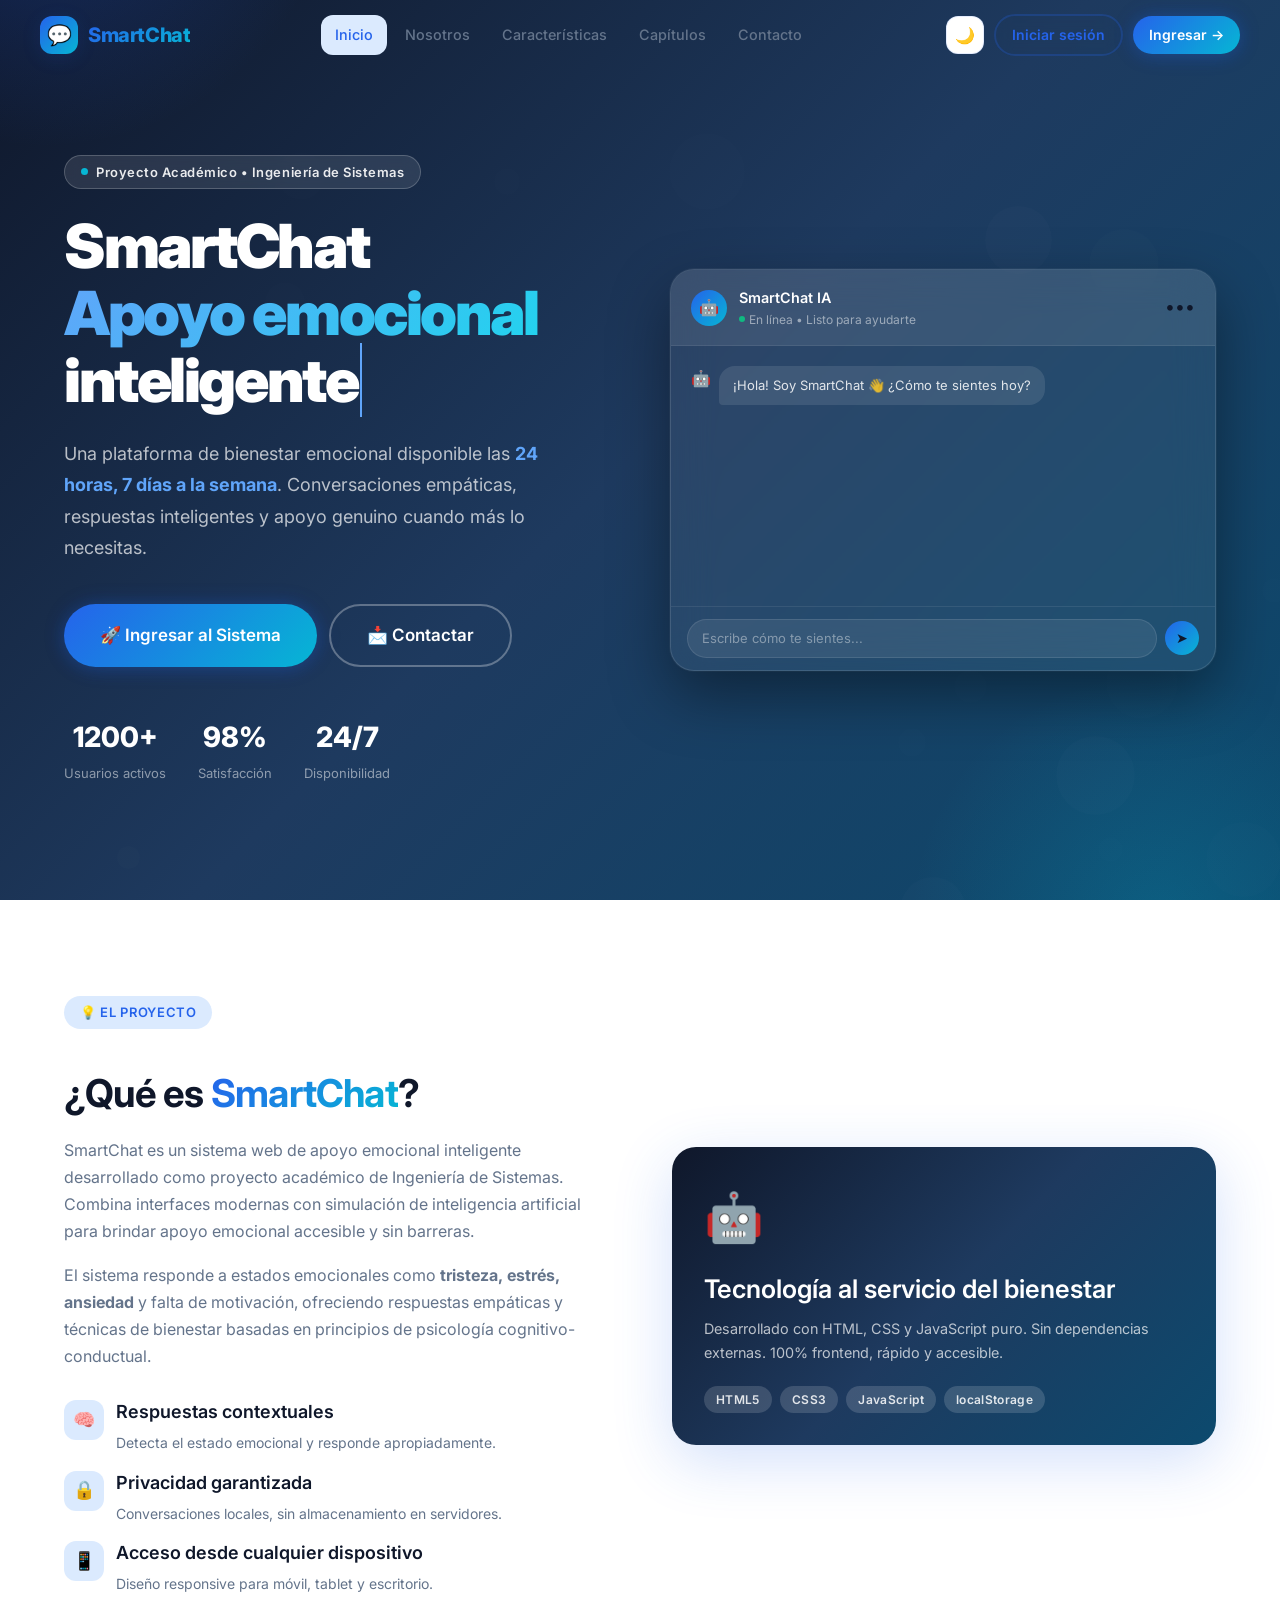
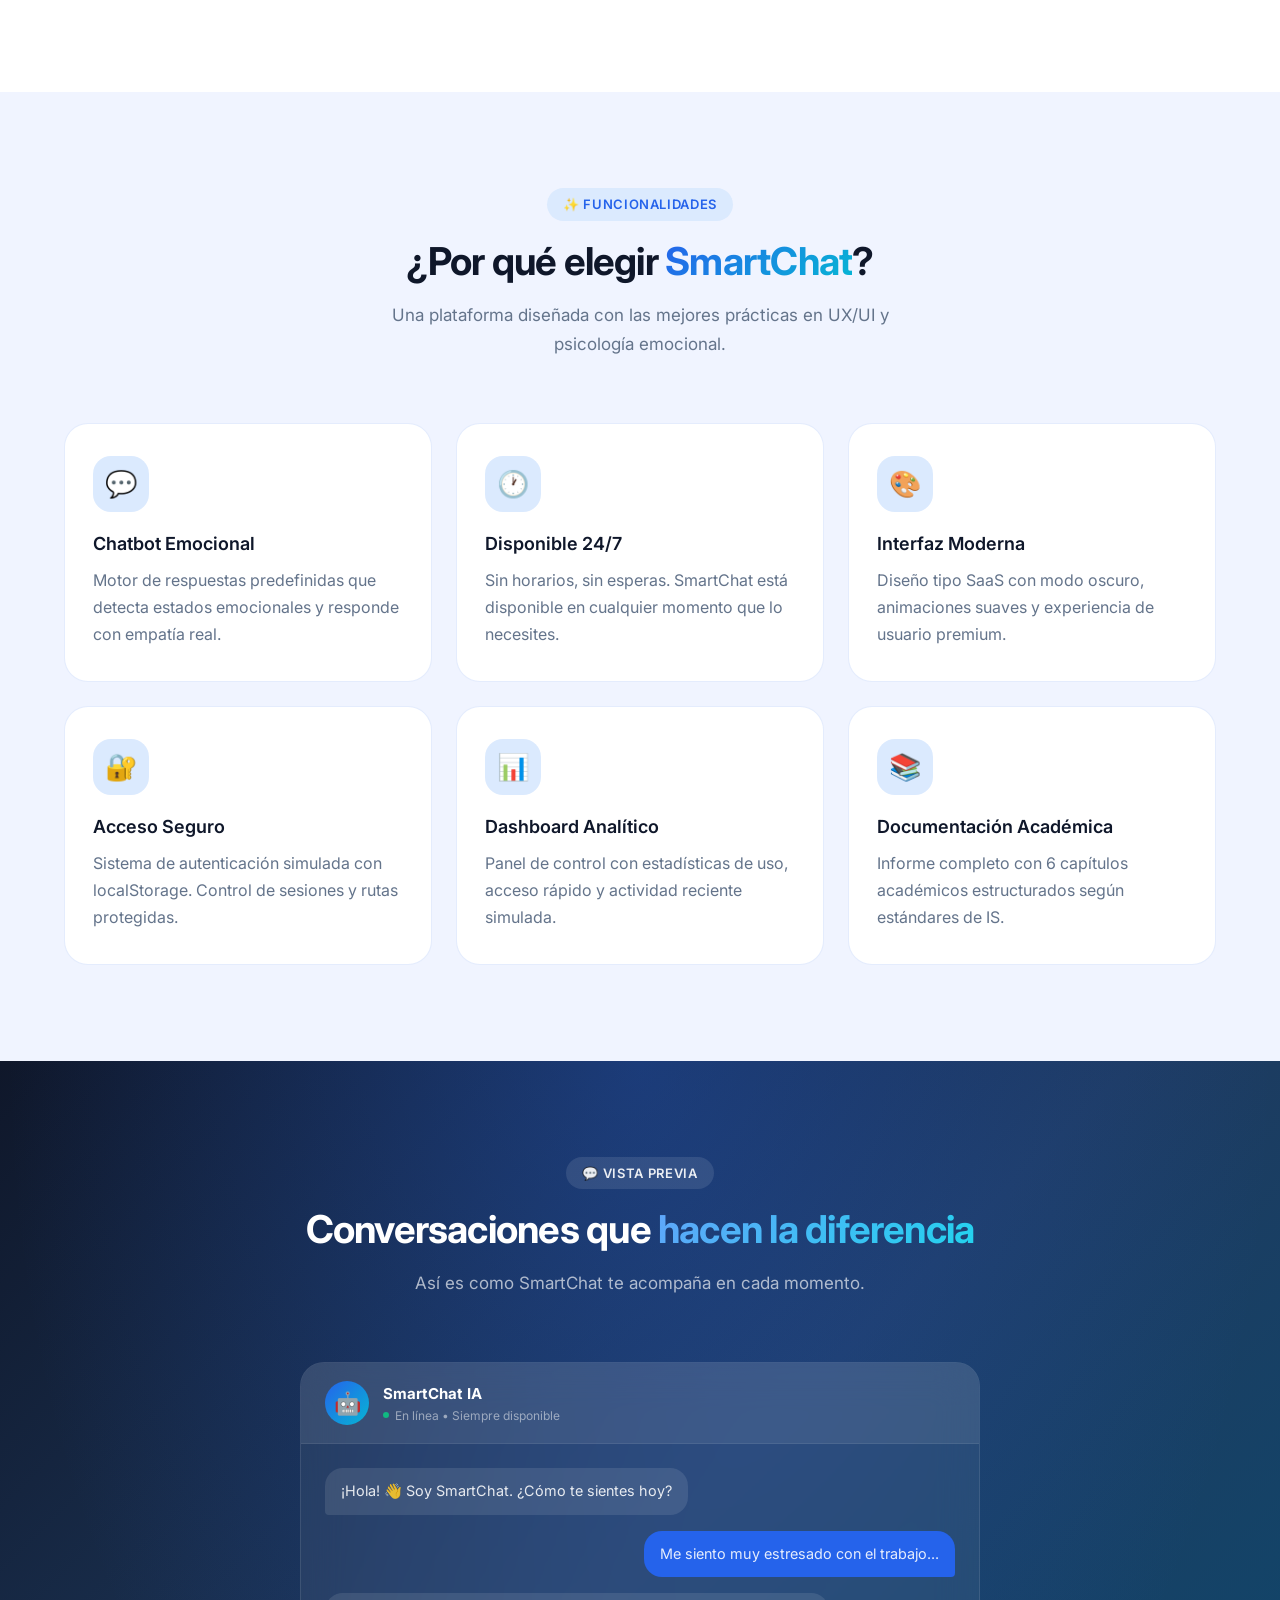
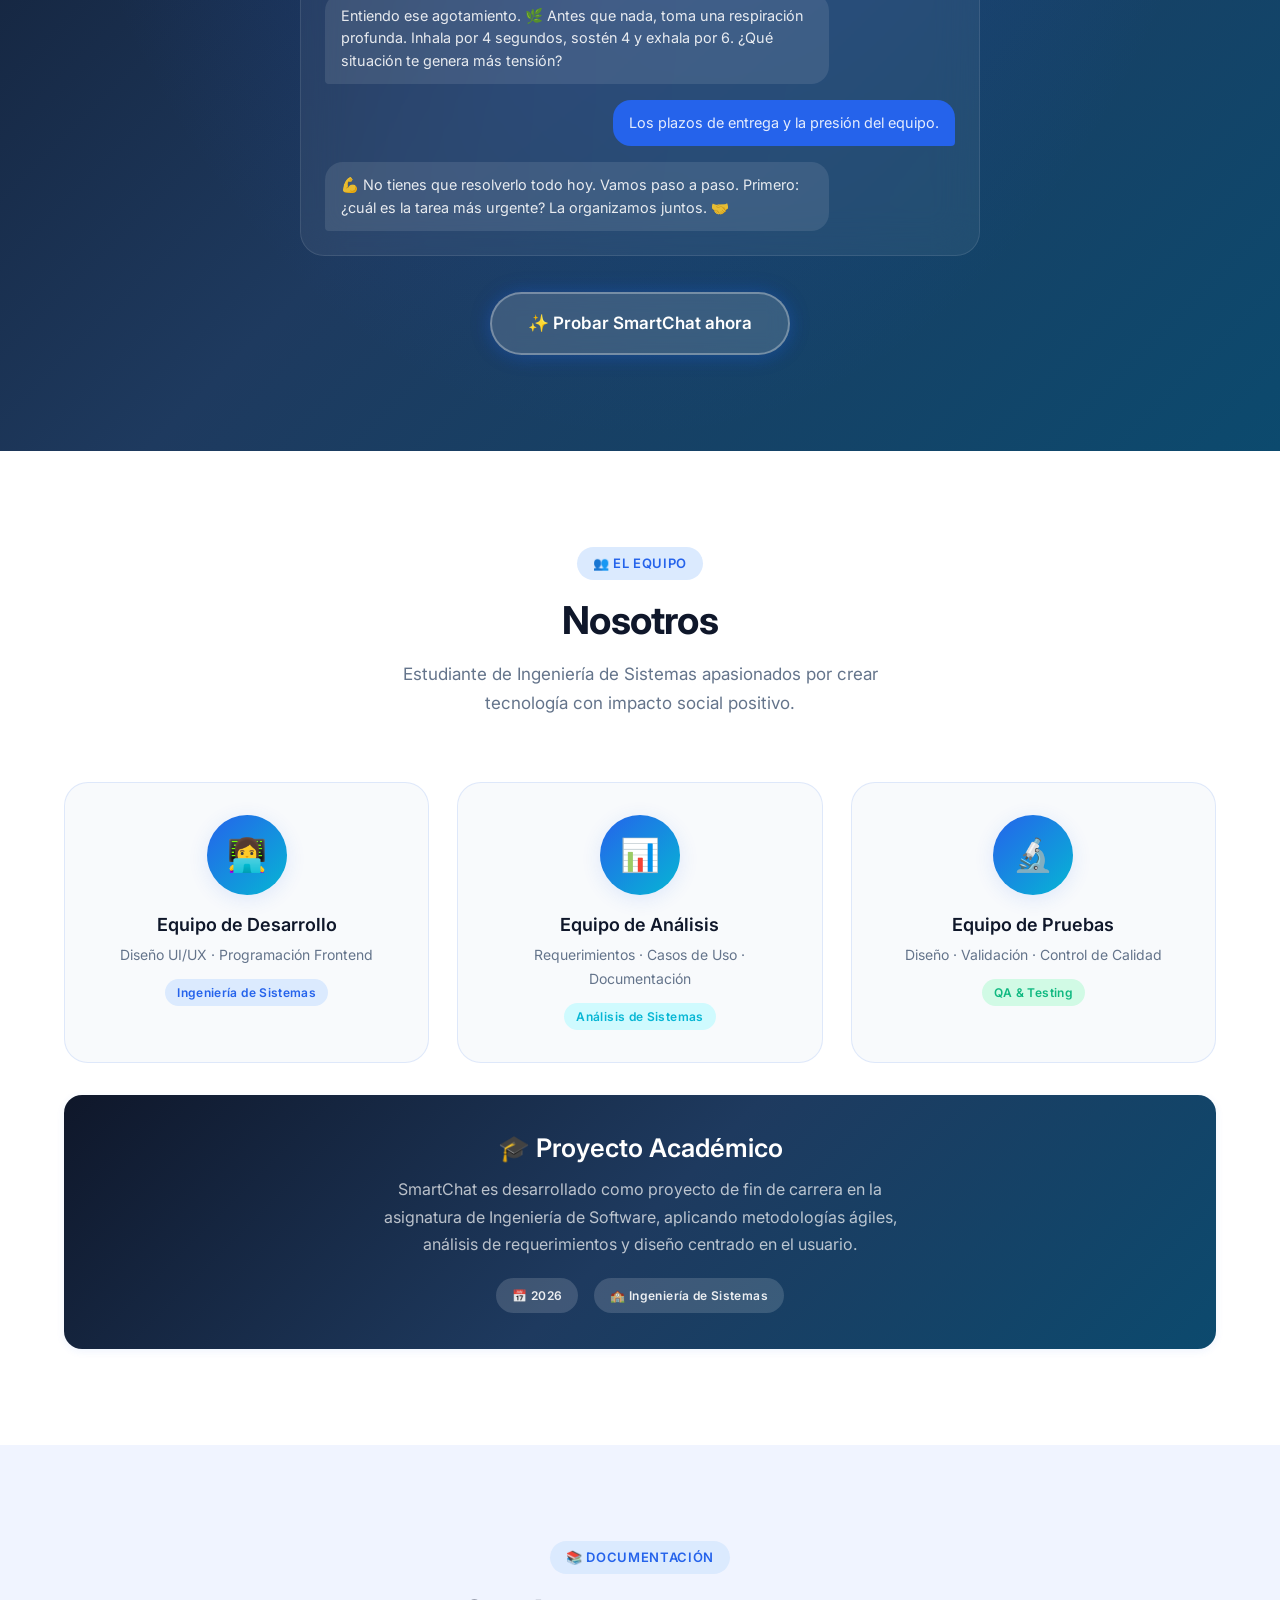
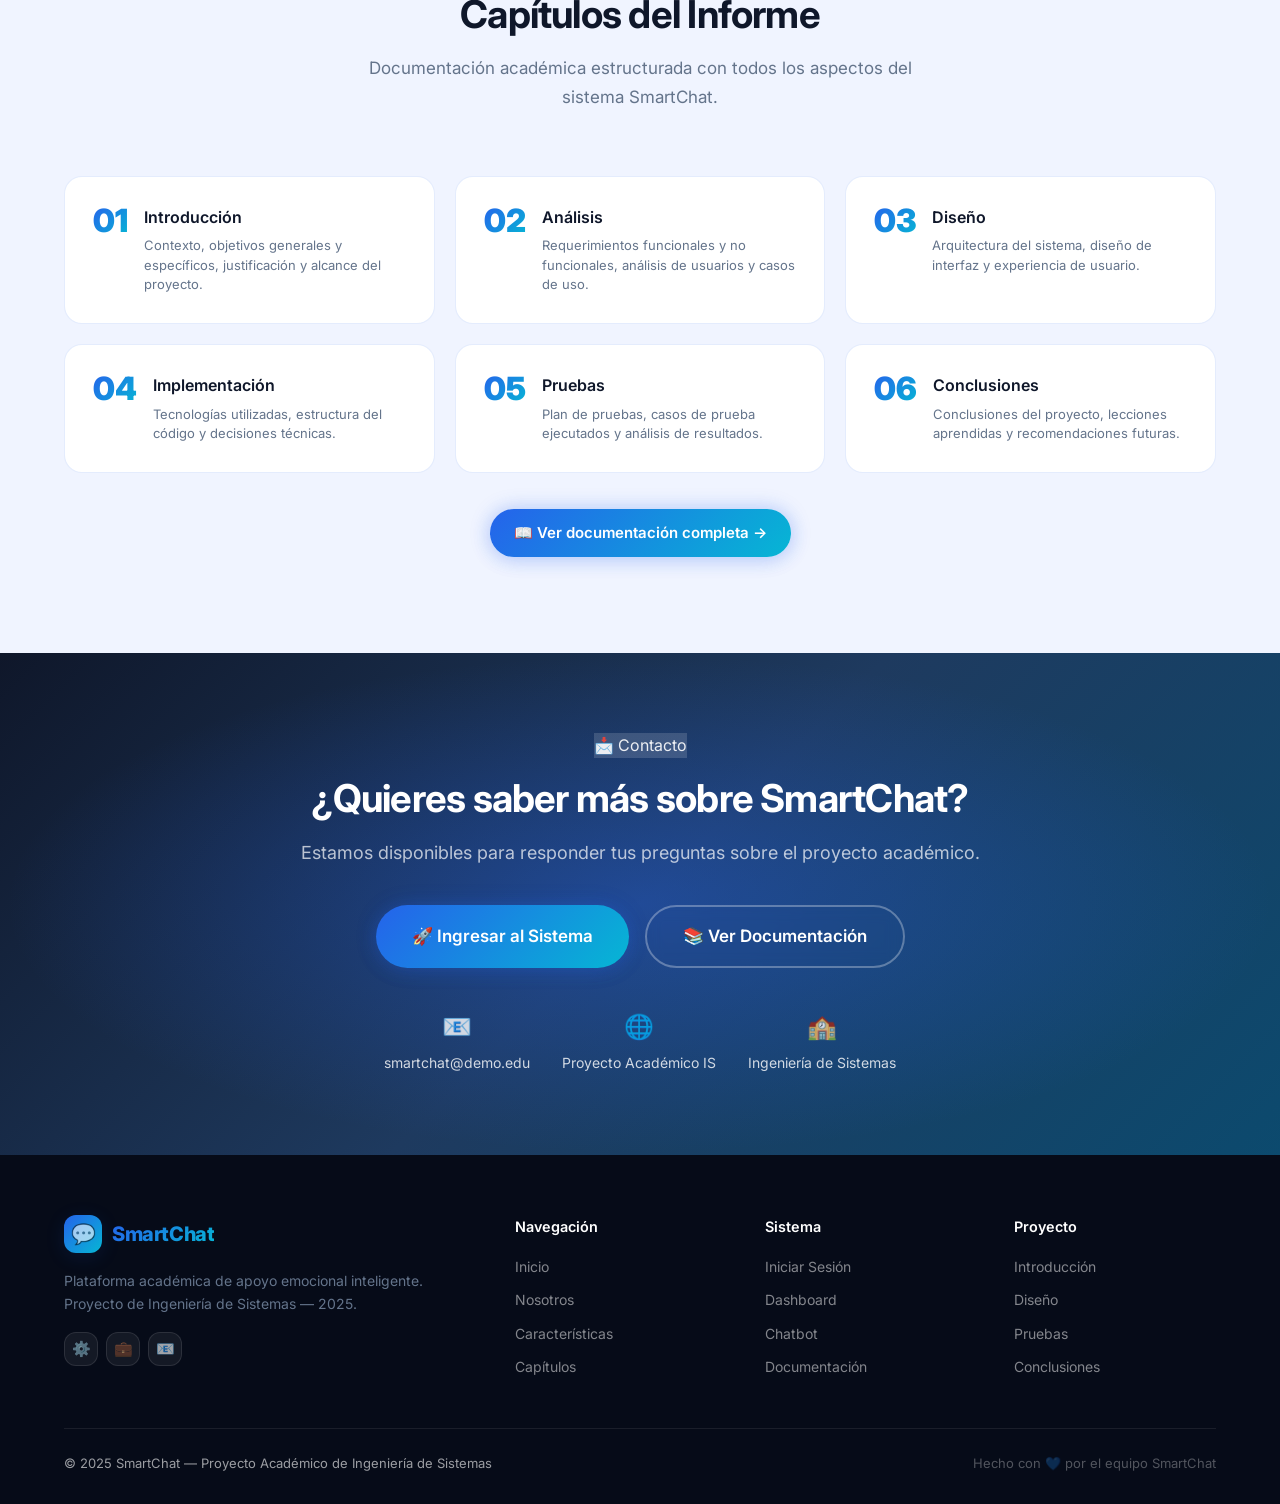
<file: index.html>
<!DOCTYPE html>
<html lang="es" data-theme="light">

<head>
  <meta charset="UTF-8" />
  <meta name="viewport" content="width=device-width, initial-scale=1.0" />
  <title>SmartChat — Apoyo emocional inteligente 24/7</title>
  <meta name="description"
    content="SmartChat es una plataforma de apoyo emocional inteligente disponible las 24 horas. Proyecto académico de Ingeniería de Sistemas." />
  <meta name="keywords" content="SmartChat, chatbot emocional, apoyo psicológico, IA emocional, bienestar mental" />
  <link rel="stylesheet" href="css/main.css" />
  <link rel="stylesheet" href="css/landing.css" />
  <script src="js/theme.js"></script>
</head>

<body>

  <!-- ═══════════════════════════════════════════════════
     NAVBAR
══════════════════════════════════════════════════════ -->
  <nav class="navbar" id="mainNav" role="navigation" aria-label="Navegación principal">
    <div class="navbar-inner">
      <a href="#inicio" class="nav-logo" aria-label="SmartChat inicio">
        <div class="nav-logo-icon">💬</div>
        <span class="nav-logo-text">SmartChat</span>
      </a>

      <div class="nav-links" role="menubar">
        <a href="#inicio" class="active" role="menuitem" id="nav-inicio">Inicio</a>
        <a href="#nosotros" role="menuitem" id="nav-nosotros">Nosotros</a>
        <a href="#caracteristicas" role="menuitem" id="nav-features">Características</a>
        <a href="#capitulos" role="menuitem" id="nav-docs">Capítulos</a>
        <a href="#contacto" role="menuitem" id="nav-contact">Contacto</a>
      </div>

      <div class="nav-actions">
        <button class="theme-toggle" id="themeToggle" aria-label="Cambiar tema">🌙</button>
        <a href="login.html" class="btn btn-outline btn-sm" id="navLoginBtn">Iniciar sesión</a>
        <a href="login.html" class="btn btn-primary btn-sm" id="navCtaBtn">Ingresar →</a>
      </div>

      <button class="hamburger" id="hamburger" aria-label="Menú móvil" aria-expanded="false">
        <span></span><span></span><span></span>
      </button>
    </div>
  </nav>

  <!-- Mobile Menu -->
  <nav class="nav-mobile" id="mobileMenu" aria-label="Navegación móvil">
    <a href="#inicio">🏠 Inicio</a>
    <a href="#nosotros">👥 Nosotros</a>
    <a href="#caracteristicas">✨ Características</a>
    <a href="#capitulos">📚 Capítulos</a>
    <a href="#contacto">📩 Contacto</a>
    <a href="login.html" class="btn btn-primary" style="margin-top:8px;justify-content:center;">Ingresar al Sistema
      →</a>
  </nav>

  <!-- ═══════════════════════════════════════════════════
     HERO
══════════════════════════════════════════════════════ -->
  <section class="hero" id="inicio" aria-label="Sección principal">
    <div class="hero-particles" id="heroParticles" aria-hidden="true"></div>

    <div class="hero-inner container">
      <div class="hero-content">
        <div class="hero-badge">
          <span class="dot" aria-hidden="true"></span>
          Proyecto Académico • Ingeniería de Sistemas
        </div>

        <h1 class="hero-title">
          SmartChat<br>
          <span class="gradient-word">Apoyo emocional</span><br>
          <span id="typingText" style="border-right:2px solid #60A5FA;padding-right:3px;">inteligente</span>
        </h1>

        <p class="hero-desc">
          Una plataforma de bienestar emocional disponible las <strong style="color:#60A5FA">24 horas, 7 días a la
            semana</strong>.
          Conversaciones empáticas, respuestas inteligentes y apoyo genuino cuando más lo necesitas.
        </p>

        <div class="hero-ctas">
          <a href="login.html" class="btn btn-primary btn-lg" id="heroMainCta">
            🚀 Ingresar al Sistema
          </a>
          <a href="#contacto" class="btn btn-outline btn-lg" id="heroContactCta"
            style="color:#fff;border-color:rgba(255,255,255,0.3);">
            📩 Contactar
          </a>
        </div>

        <div class="hero-stats" role="list" aria-label="Estadísticas del sistema">
          <div class="hero-stat" role="listitem">
            <span class="stat-number" data-count="1200" data-suffix="+" id="statUsers">0</span>
            <span class="stat-label">Usuarios activos</span>
          </div>
          <div class="hero-stat" role="listitem">
            <span class="stat-number" data-count="98" data-suffix="%" id="statSat">0</span>
            <span class="stat-label">Satisfacción</span>
          </div>
          <div class="hero-stat" role="listitem">
            <span class="stat-number" data-count="24" data-suffix="/7" id="statAvail">0</span>
            <span class="stat-label">Disponibilidad</span>
          </div>
        </div>
      </div>

      <!-- Chat Mockup Animado -->
      <div class="hero-visual" aria-hidden="true">
        <div class="chat-mockup">
          <div class="mockup-header">
            <div class="mockup-avatar">🤖</div>
            <div class="mockup-info">
              <div class="name">SmartChat IA</div>
              <div class="status">
                <span class="status-dot"></span> En línea • Listo para ayudarte
              </div>
            </div>
            <div style="margin-left:auto;font-size:18px;">•••</div>
          </div>
          <div class="mockup-body" id="mockChatBody"></div>
          <div class="mockup-footer">
            <div class="mockup-input">Escribe cómo te sientes...</div>
            <div class="mockup-send">➤</div>
          </div>
        </div>
      </div>
    </div>
  </section>

  <!-- ═══════════════════════════════════════════════════
     ¿QUÉ ES SMARTCHAT?
══════════════════════════════════════════════════════ -->
  <section class="what-section" id="que-es" aria-labelledby="what-title">
    <div class="container">
      <div class="what-inner">
        <div class="what-content reveal">
          <div class="section-header" style="text-align:left;margin-bottom:24px;">
            <span class="eyebrow">💡 El Proyecto</span>
          </div>
          <h2 id="what-title">¿Qué es <span class="text-gradient">SmartChat</span>?</h2>
          <p style="margin-top:16px;">
            SmartChat es un sistema web de apoyo emocional inteligente desarrollado como proyecto académico
            de Ingeniería de Sistemas. Combina interfaces modernas con simulación de inteligencia artificial
            para brindar apoyo emocional accesible y sin barreras.
          </p>
          <p>
            El sistema responde a estados emocionales como <strong>tristeza, estrés, ansiedad</strong> y
            falta de motivación, ofreciendo respuestas empáticas y técnicas de bienestar basadas en
            principios de psicología cognitivo-conductual.
          </p>

          <div class="what-features">
            <div class="what-feature">
              <div class="what-feature-icon">🧠</div>
              <div>
                <h4 style="margin-bottom:4px;">Respuestas contextuales</h4>
                <p style="font-size:0.875rem;margin:0;">Detecta el estado emocional y responde apropiadamente.</p>
              </div>
            </div>
            <div class="what-feature">
              <div class="what-feature-icon">🔒</div>
              <div>
                <h4 style="margin-bottom:4px;">Privacidad garantizada</h4>
                <p style="font-size:0.875rem;margin:0;">Conversaciones locales, sin almacenamiento en servidores.</p>
              </div>
            </div>
            <div class="what-feature">
              <div class="what-feature-icon">📱</div>
              <div>
                <h4 style="margin-bottom:4px;">Acceso desde cualquier dispositivo</h4>
                <p style="font-size:0.875rem;margin:0;">Diseño responsive para móvil, tablet y escritorio.</p>
              </div>
            </div>
          </div>
        </div>

        <div class="what-visual reveal delay-200">
          <div class="visual-card">
            <div style="font-size:3rem;margin-bottom:16px;">🤖</div>
            <h3 style="color:#fff;margin-bottom:12px;">Tecnología al servicio del bienestar</h3>
            <p style="color:rgba(255,255,255,0.7);font-size:0.9rem;">
              Desarrollado con HTML, CSS y JavaScript puro. Sin dependencias externas.
              100% frontend, rápido y accesible.
            </p>
            <div style="display:flex;gap:8px;flex-wrap:wrap;margin-top:20px;">
              <span class="badge" style="background:rgba(255,255,255,0.15);color:rgba(255,255,255,0.85);">HTML5</span>
              <span class="badge" style="background:rgba(255,255,255,0.15);color:rgba(255,255,255,0.85);">CSS3</span>
              <span class="badge"
                style="background:rgba(255,255,255,0.15);color:rgba(255,255,255,0.85);">JavaScript</span>
              <span class="badge"
                style="background:rgba(255,255,255,0.15);color:rgba(255,255,255,0.85);">localStorage</span>
            </div>
          </div>
        </div>
      </div>
    </div>
  </section>

  <!-- ═══════════════════════════════════════════════════
     CARACTERÍSTICAS
══════════════════════════════════════════════════════ -->
  <section class="features-section" id="caracteristicas" aria-labelledby="features-title">
    <div class="container">
      <div class="section-header reveal">
        <span class="eyebrow">✨ Funcionalidades</span>
        <h2 id="features-title">¿Por qué elegir <span class="text-gradient">SmartChat</span>?</h2>
        <p>Una plataforma diseñada con las mejores prácticas en UX/UI y psicología emocional.</p>
      </div>

      <div class="features-grid">
        <div class="feature-card reveal delay-100">
          <div class="feature-icon">💬</div>
          <h3>Chatbot Emocional</h3>
          <p>Motor de respuestas predefinidas que detecta estados emocionales y responde con empatía real.</p>
        </div>
        <div class="feature-card reveal delay-200">
          <div class="feature-icon">🕐</div>
          <h3>Disponible 24/7</h3>
          <p>Sin horarios, sin esperas. SmartChat está disponible en cualquier momento que lo necesites.</p>
        </div>
        <div class="feature-card reveal delay-300">
          <div class="feature-icon">🎨</div>
          <h3>Interfaz Moderna</h3>
          <p>Diseño tipo SaaS con modo oscuro, animaciones suaves y experiencia de usuario premium.</p>
        </div>
        <div class="feature-card reveal delay-100">
          <div class="feature-icon">🔐</div>
          <h3>Acceso Seguro</h3>
          <p>Sistema de autenticación simulada con localStorage. Control de sesiones y rutas protegidas.</p>
        </div>
        <div class="feature-card reveal delay-200">
          <div class="feature-icon">📊</div>
          <h3>Dashboard Analítico</h3>
          <p>Panel de control con estadísticas de uso, acceso rápido y actividad reciente simulada.</p>
        </div>
        <div class="feature-card reveal delay-300">
          <div class="feature-icon">📚</div>
          <h3>Documentación Académica</h3>
          <p>Informe completo con 6 capítulos académicos estructurados según estándares de IS.</p>
        </div>
      </div>
    </div>
  </section>

  <!-- ═══════════════════════════════════════════════════
     VISTA PREVIA DEL CHAT
══════════════════════════════════════════════════════ -->
  <section class="preview-section" aria-labelledby="preview-title">
    <div class="container preview-inner">
      <div class="section-header reveal" style="color:white;">
        <span class="eyebrow" style="background:rgba(255,255,255,0.1);color:rgba(255,255,255,0.9);">💬 Vista
          Previa</span>
        <h2 id="preview-title" style="color:white;">Conversaciones que <span
            style="background:linear-gradient(135deg,#60A5FA,#22D3EE);-webkit-background-clip:text;-webkit-text-fill-color:transparent;background-clip:text;">hacen
            la diferencia</span></h2>
        <p style="color:rgba(255,255,255,0.65);">Así es como SmartChat te acompaña en cada momento.</p>
      </div>

      <div class="preview-chat reveal delay-200" role="log" aria-label="Ejemplo de conversación con SmartChat">
        <div class="preview-chat-header">
          <div class="preview-avatar">🤖</div>
          <div>
            <div style="font-weight:700;color:#fff;font-size:0.9375rem;">SmartChat IA</div>
            <div style="font-size:0.75rem;color:rgba(255,255,255,0.5);display:flex;gap:6px;align-items:center;">
              <span class="status-dot"></span> En línea • Siempre disponible
            </div>
          </div>
        </div>
        <div class="preview-chat-body">
          <div class="preview-msg bot-msg">
            <div class="preview-bubble">¡Hola! 👋 Soy SmartChat. ¿Cómo te sientes hoy?</div>
          </div>
          <div class="preview-msg user-msg">
            <div class="preview-bubble">Me siento muy estresado con el trabajo...</div>
          </div>
          <div class="preview-msg bot-msg">
            <div class="preview-bubble">Entiendo ese agotamiento. 🌿 Antes que nada, toma una respiración profunda.
              Inhala por 4 segundos, sostén 4 y exhala por 6. ¿Qué situación te genera más tensión?</div>
          </div>
          <div class="preview-msg user-msg">
            <div class="preview-bubble">Los plazos de entrega y la presión del equipo.</div>
          </div>
          <div class="preview-msg bot-msg">
            <div class="preview-bubble">💪 No tienes que resolverlo todo hoy. Vamos paso a paso. Primero: ¿cuál es la
              tarea más urgente? La organizamos juntos. 🤝</div>
          </div>
        </div>
      </div>

      <div style="text-align:center;margin-top:36px;" class="reveal delay-300">
        <a href="login.html" class="btn btn-primary btn-lg" id="previewCta"
          style="background:rgba(255,255,255,0.15);border:2px solid rgba(255,255,255,0.3);backdrop-filter:blur(10px);">
          ✨ Probar SmartChat ahora
        </a>
      </div>
    </div>
  </section>

  <!-- ═══════════════════════════════════════════════════
     NOSOTROS
══════════════════════════════════════════════════════ -->
  <section class="about-section" id="nosotros" aria-labelledby="about-title">
    <div class="container">
      <div class="section-header reveal">
        <span class="eyebrow">👥 El Equipo</span>
        <h2 id="about-title">Nosotros</h2>
        <p>Estudiante de Ingeniería de Sistemas apasionados por crear tecnología con impacto social positivo.</p>
      </div>

      <div class="team-grid">
        <div class="team-card reveal delay-100">
          <div class="team-avatar">👩‍💻</div>
          <h4>Equipo de Desarrollo</h4>
          <p class="text-muted">Diseño UI/UX · Programación Frontend</p>
          <div style="margin-top:12px;">
            <span class="badge badge-primary">Ingeniería de Sistemas</span>
          </div>
        </div>
        <div class="team-card reveal delay-200">
          <div class="team-avatar">📊</div>
          <h4>Equipo de Análisis</h4>
          <p class="text-muted">Requerimientos · Casos de Uso · Documentación</p>
          <div style="margin-top:12px;">
            <span class="badge badge-accent">Análisis de Sistemas</span>
          </div>
        </div>
        <div class="team-card reveal delay-300">
          <div class="team-avatar">🔬</div>
          <h4>Equipo de Pruebas</h4>
          <p class="text-muted">Diseño · Validación · Control de Calidad</p>
          <div style="margin-top:12px;">
            <span class="badge badge-success">QA & Testing</span>
          </div>
        </div>
      </div>

      <div class="card reveal delay-400"
        style="margin-top:32px;background:var(--gradient-hero);border:none;color:white;text-align:center;padding:36px;">
        <h3 style="color:#fff;margin-bottom:12px;">🎓 Proyecto Académico</h3>
        <p style="color:rgba(255,255,255,0.7);max-width:560px;margin:0 auto 20px;">
          SmartChat es desarrollado como proyecto de fin de carrera en la asignatura de Ingeniería de Software,
          aplicando metodologías ágiles, análisis de requerimientos y diseño centrado en el usuario.
        </p>
        <div style="display:flex;gap:16px;justify-content:center;flex-wrap:wrap;">
          <span class="badge" style="background:rgba(255,255,255,0.15);color:rgba(255,255,255,0.9);padding:8px 16px;">📅
            2026</span>
          <span class="badge" style="background:rgba(255,255,255,0.15);color:rgba(255,255,255,0.9);padding:8px 16px;">🏫
            Ingeniería de Sistemas</span>
        </div>
      </div>
    </div>
  </section>

  <!-- ═══════════════════════════════════════════════════
     CAPÍTULOS DEL INFORME
══════════════════════════════════════════════════════ -->
  <section class="chapters-section" id="capitulos" aria-labelledby="chapters-title">
    <div class="container">
      <div class="section-header reveal">
        <span class="eyebrow">📚 Documentación</span>
        <h2 id="chapters-title">Capítulos del Informe</h2>
        <p>Documentación académica estructurada con todos los aspectos del sistema SmartChat.</p>
      </div>

      <div class="chapters-grid">
        <a class="chapter-card reveal delay-100" href="pages/documentacion.html#cap1" id="chap1Link">
          <div class="chapter-num">01</div>
          <div class="chapter-info">
            <h4>Introducción</h4>
            <p>Contexto, objetivos generales y específicos, justificación y alcance del proyecto.</p>
          </div>
        </a>
        <a class="chapter-card reveal delay-200" href="pages/documentacion.html#cap2" id="chap2Link">
          <div class="chapter-num">02</div>
          <div class="chapter-info">
            <h4>Análisis</h4>
            <p>Requerimientos funcionales y no funcionales, análisis de usuarios y casos de uso.</p>
          </div>
        </a>
        <a class="chapter-card reveal delay-300" href="pages/documentacion.html#cap3" id="chap3Link">
          <div class="chapter-num">03</div>
          <div class="chapter-info">
            <h4>Diseño</h4>
            <p>Arquitectura del sistema, diseño de interfaz y experiencia de usuario.</p>
          </div>
        </a>
        <a class="chapter-card reveal delay-100" href="pages/documentacion.html#cap4" id="chap4Link">
          <div class="chapter-num">04</div>
          <div class="chapter-info">
            <h4>Implementación</h4>
            <p>Tecnologías utilizadas, estructura del código y decisiones técnicas.</p>
          </div>
        </a>
        <a class="chapter-card reveal delay-200" href="pages/documentacion.html#cap5" id="chap5Link">
          <div class="chapter-num">05</div>
          <div class="chapter-info">
            <h4>Pruebas</h4>
            <p>Plan de pruebas, casos de prueba ejecutados y análisis de resultados.</p>
          </div>
        </a>
        <a class="chapter-card reveal delay-300" href="pages/documentacion.html#cap6" id="chap6Link">
          <div class="chapter-num">06</div>
          <div class="chapter-info">
            <h4>Conclusiones</h4>
            <p>Conclusiones del proyecto, lecciones aprendidas y recomendaciones futuras.</p>
          </div>
        </a>
      </div>

      <div style="text-align:center;margin-top:36px;" class="reveal">
        <a href="pages/documentacion.html" class="btn btn-primary" id="docsFullBtn">
          📖 Ver documentación completa →
        </a>
      </div>
    </div>
  </section>

  <!-- ═══════════════════════════════════════════════════
     CONTACTO CTA
══════════════════════════════════════════════════════ -->
  <section class="cta-section" id="contacto" aria-labelledby="cta-title">
    <div class="container">
      <span class="eyebrow"
        style="background:rgba(255,255,255,0.15);color:rgba(255,255,255,0.9);margin-bottom:16px;display:inline-flex;">📩
        Contacto</span>
      <h2 id="cta-title">¿Quieres saber más sobre SmartChat?</h2>
      <p>Estamos disponibles para responder tus preguntas sobre el proyecto académico.</p>
      <div style="display:flex;gap:16px;justify-content:center;flex-wrap:wrap;">
        <a href="login.html" class="btn btn-primary btn-lg" id="ctaMainBtn">
          🚀 Ingresar al Sistema
        </a>
        <a href="pages/documentacion.html" class="btn btn-outline btn-lg" id="ctaDocsBtn"
          style="color:#fff;border-color:rgba(255,255,255,0.3);">
          📚 Ver Documentación
        </a>
      </div>
      <div style="margin-top:40px;display:flex;gap:32px;justify-content:center;flex-wrap:wrap;" class="reveal">
        <div style="text-align:center;color:rgba(255,255,255,0.8);">
          <div style="font-size:1.5rem;margin-bottom:6px;">📧</div>
          <div style="font-size:0.875rem;">smartchat@demo.edu</div>
        </div>
        <div style="text-align:center;color:rgba(255,255,255,0.8);">
          <div style="font-size:1.5rem;margin-bottom:6px;">🌐</div>
          <div style="font-size:0.875rem;">Proyecto Académico IS</div>
        </div>
        <div style="text-align:center;color:rgba(255,255,255,0.8);">
          <div style="font-size:1.5rem;margin-bottom:6px;">🏫</div>
          <div style="font-size:0.875rem;">Ingeniería de Sistemas</div>
        </div>
      </div>
    </div>
  </section>

  <!-- ═══════════════════════════════════════════════════
     FOOTER
══════════════════════════════════════════════════════ -->
  <footer class="footer" role="contentinfo">
    <div class="container">
      <div class="footer-grid">
        <div class="footer-brand">
          <div class="nav-logo" style="margin-bottom:16px;">
            <div class="nav-logo-icon">💬</div>
            <span class="nav-logo-text">SmartChat</span>
          </div>
          <p>Plataforma académica de apoyo emocional inteligente. Proyecto de Ingeniería de Sistemas — 2025.</p>
          <div class="footer-social" style="margin-top:16px;">
            <a href="#" class="social-btn" aria-label="GitHub">⚙️</a>
            <a href="#" class="social-btn" aria-label="LinkedIn">💼</a>
            <a href="#" class="social-btn" aria-label="Email">📧</a>
          </div>
        </div>
        <div class="footer-col">
          <h5>Navegación</h5>
          <ul>
            <li><a href="#inicio">Inicio</a></li>
            <li><a href="#nosotros">Nosotros</a></li>
            <li><a href="#caracteristicas">Características</a></li>
            <li><a href="#capitulos">Capítulos</a></li>
          </ul>
        </div>
        <div class="footer-col">
          <h5>Sistema</h5>
          <ul>
            <li><a href="login.html">Iniciar Sesión</a></li>
            <li><a href="pages/dashboard.html">Dashboard</a></li>
            <li><a href="pages/chatbot.html">Chatbot</a></li>
            <li><a href="pages/documentacion.html">Documentación</a></li>
          </ul>
        </div>
        <div class="footer-col">
          <h5>Proyecto</h5>
          <ul>
            <li><a href="pages/documentacion.html#cap1">Introducción</a></li>
            <li><a href="pages/documentacion.html#cap3">Diseño</a></li>
            <li><a href="pages/documentacion.html#cap5">Pruebas</a></li>
            <li><a href="pages/documentacion.html#cap6">Conclusiones</a></li>
          </ul>
        </div>
      </div>
      <div class="footer-bottom">
        <span>© 2025 SmartChat — Proyecto Académico de Ingeniería de Sistemas</span>
        <span style="color:rgba(255,255,255,0.3);">Hecho con 💙 por el equipo SmartChat</span>
      </div>
    </div>
  </footer>

  <script src="js/landing.js"></script>
</body>

</html>
</file>
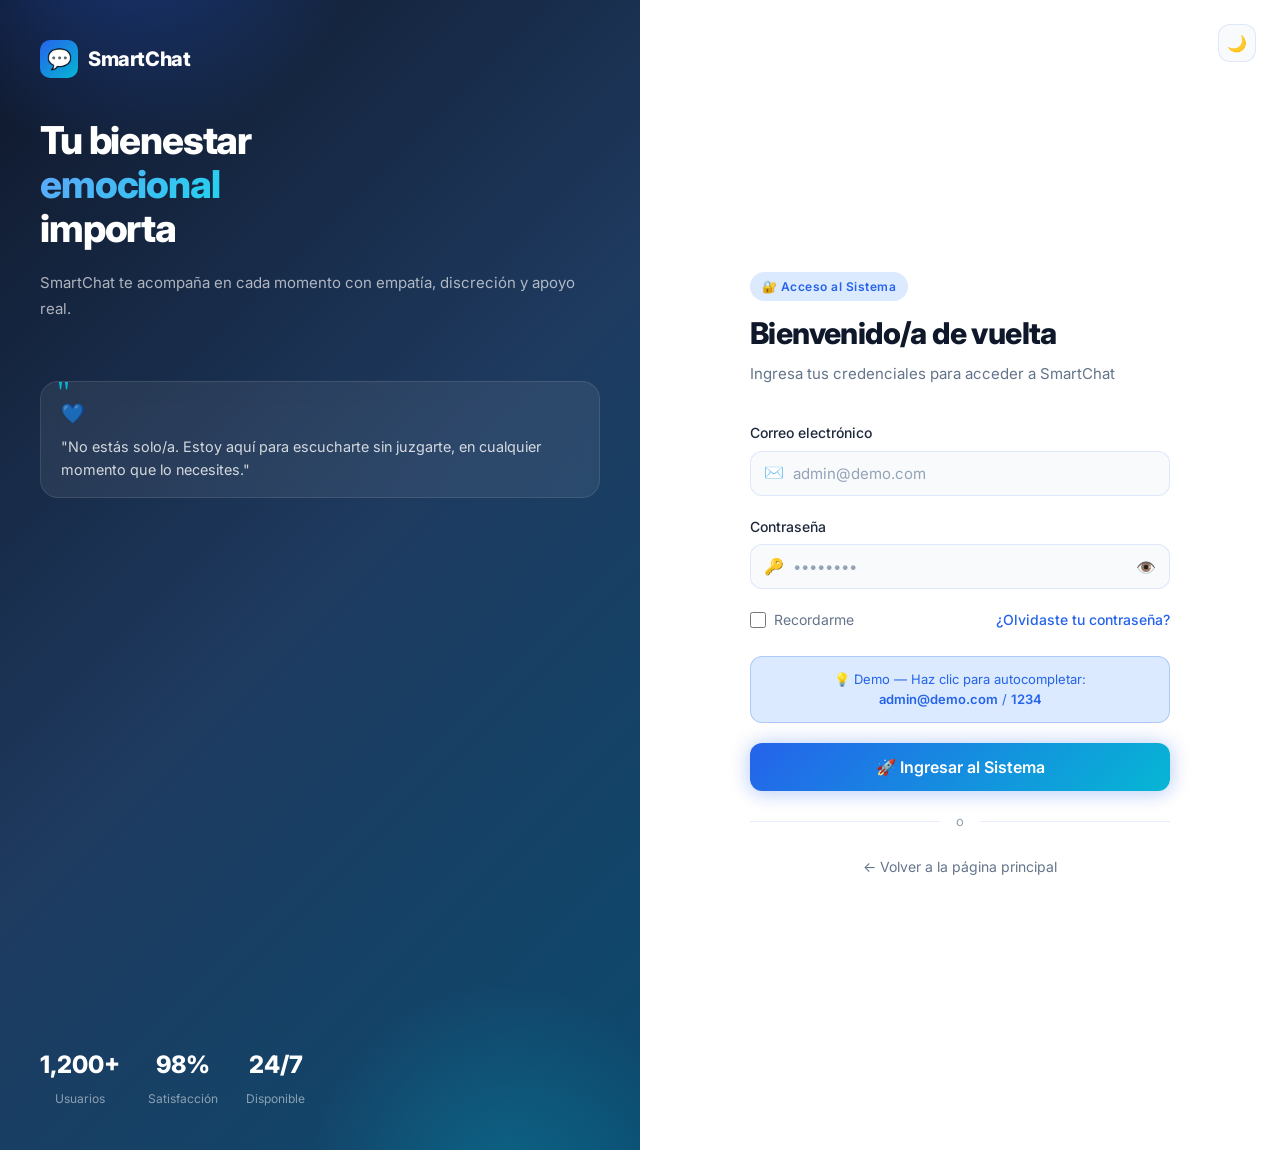
<file: login.html>
<!DOCTYPE html>
<html lang="es" data-theme="light">
<head>
  <meta charset="UTF-8" />
  <meta name="viewport" content="width=device-width, initial-scale=1.0" />
  <title>Iniciar Sesión — SmartChat</title>
  <meta name="description" content="Accede a SmartChat, tu plataforma de apoyo emocional inteligente." />
  <link rel="stylesheet" href="css/main.css" />
  <link rel="stylesheet" href="css/login.css" />
  <script src="js/theme.js"></script>
  <style>
    @keyframes shakeX {
      0%,100%{transform:translateX(0)}
      20%{transform:translateX(-8px)}
      40%{transform:translateX(8px)}
      60%{transform:translateX(-5px)}
      80%{transform:translateX(5px)}
    }
  </style>
</head>
<body>
<div class="login-page">

  <!-- ══════════════════════════════════════
       PANEL IZQUIERDO — VISUAL
  ═══════════════════════════════════════════ -->
  <div class="login-visual" aria-hidden="true">
    <div class="login-visual-brand">
      <a href="index.html" class="nav-logo">
        <div class="nav-logo-icon" style="width:38px;height:38px;background:linear-gradient(135deg,#2563EB,#06B6D4);border-radius:10px;display:flex;align-items:center;justify-content:center;font-size:20px;">💬</div>
        <span style="font-size:1.25rem;font-weight:800;color:#fff;letter-spacing:-0.02em;">SmartChat</span>
      </a>
    </div>

    <div class="login-visual-content">
      <h2 class="login-visual-title">
        Tu bienestar<br>
        <span>emocional</span><br>
        importa
      </h2>
      <p style="color:rgba(255,255,255,0.65);font-size:0.9375rem;margin-bottom:28px;">
        SmartChat te acompaña en cada momento con empatía, discreción y apoyo real.
      </p>

      <div class="phrases-carousel" role="region" aria-label="Mensajes del chatbot">
        <div class="phrase-item">
          <span class="phrase-emoji">💙</span>
          "No estás solo/a. Estoy aquí para escucharte sin juzgarte, en cualquier momento que lo necesites."
        </div>
        <div class="phrase-item">
          <span class="phrase-emoji">🌿</span>
          "La ansiedad es la mente tratando de protegerte. Respiremos juntos. Todo va a estar bien."
        </div>
        <div class="phrase-item">
          <span class="phrase-emoji">💪</span>
          "El estrés es temporal. Recuerda: no tienes que resolver todo hoy. Un paso a la vez."
        </div>
        <div class="phrase-item">
          <span class="phrase-emoji">🌟</span>
          "Pedir ayuda es un acto de valentía. Estoy orgulloso/a de que estés aquí."
        </div>
        <div class="phrase-item">
          <span class="phrase-emoji">🤗</span>
          "Cada emoción que sientes es válida. Cuéntame qué está pasando, estoy aquí para ti."
        </div>
      </div>
    </div>

    <div class="login-visual-footer">
      <div class="login-stats">
        <div class="login-stat">
          <span class="num">1,200+</span>
          <span class="lbl">Usuarios</span>
        </div>
        <div class="login-stat">
          <span class="num">98%</span>
          <span class="lbl">Satisfacción</span>
        </div>
        <div class="login-stat">
          <span class="num">24/7</span>
          <span class="lbl">Disponible</span>
        </div>
      </div>
    </div>
  </div>

  <!-- ══════════════════════════════════════
       PANEL DERECHO — FORMULARIO
  ═══════════════════════════════════════════ -->
  <div class="login-form-panel">
    <button class="theme-toggle-login" id="themeToggle" aria-label="Cambiar tema">🌙</button>

    <div class="login-box">
      <div class="login-box-header">
        <div class="eyebrow">🔐 Acceso al Sistema</div>
        <h2>Bienvenido/a de vuelta</h2>
        <p>Ingresa tus credenciales para acceder a SmartChat</p>
      </div>

      <!-- Error message -->
      <div class="error-box" id="errorBox" role="alert" aria-live="polite"></div>

      <form class="login-form" id="loginForm" novalidate>
        <!-- Email -->
        <div class="input-group">
          <label for="emailInput">Correo electrónico</label>
          <div class="input-wrapper">
            <span class="input-icon">✉️</span>
            <input
              type="email"
              id="emailInput"
              class="input"
              placeholder="admin@demo.com"
              autocomplete="email"
              required
            />
          </div>
        </div>

        <!-- Password -->
        <div class="input-group">
          <label for="passwordInput">Contraseña</label>
          <div class="input-wrapper">
            <span class="input-icon">🔑</span>
            <input
              type="password"
              id="passwordInput"
              class="input"
              placeholder="••••••••"
              autocomplete="current-password"
              required
            />
            <button type="button" class="toggle-pass" id="togglePass" aria-label="Mostrar/ocultar contraseña">👁️</button>
          </div>
        </div>

        <!-- Opciones -->
        <div class="login-options">
          <label class="remember-me" for="rememberMe">
            <input type="checkbox" id="rememberMe" />
            Recordarme
          </label>
          <a href="#" class="forgot-link">¿Olvidaste tu contraseña?</a>
        </div>

        <!-- Demo hint -->
        <div class="demo-hint" id="demoHint" role="button" tabindex="0" aria-label="Usar credenciales de demo">
          💡 Demo — Haz clic para autocompletar:<br>
          <strong>admin@demo.com</strong> / <strong>1234</strong>
        </div>

        <!-- Submit -->
        <button type="submit" class="btn-login" id="submitBtn">
          🚀 Ingresar al Sistema
        </button>

        <div class="divider">o</div>

        <a href="index.html" class="login-back">
          ← Volver a la página principal
        </a>
      </form>
    </div>
  </div>

</div>
<script src="js/auth.js"></script>
</body>
</html>
</file>
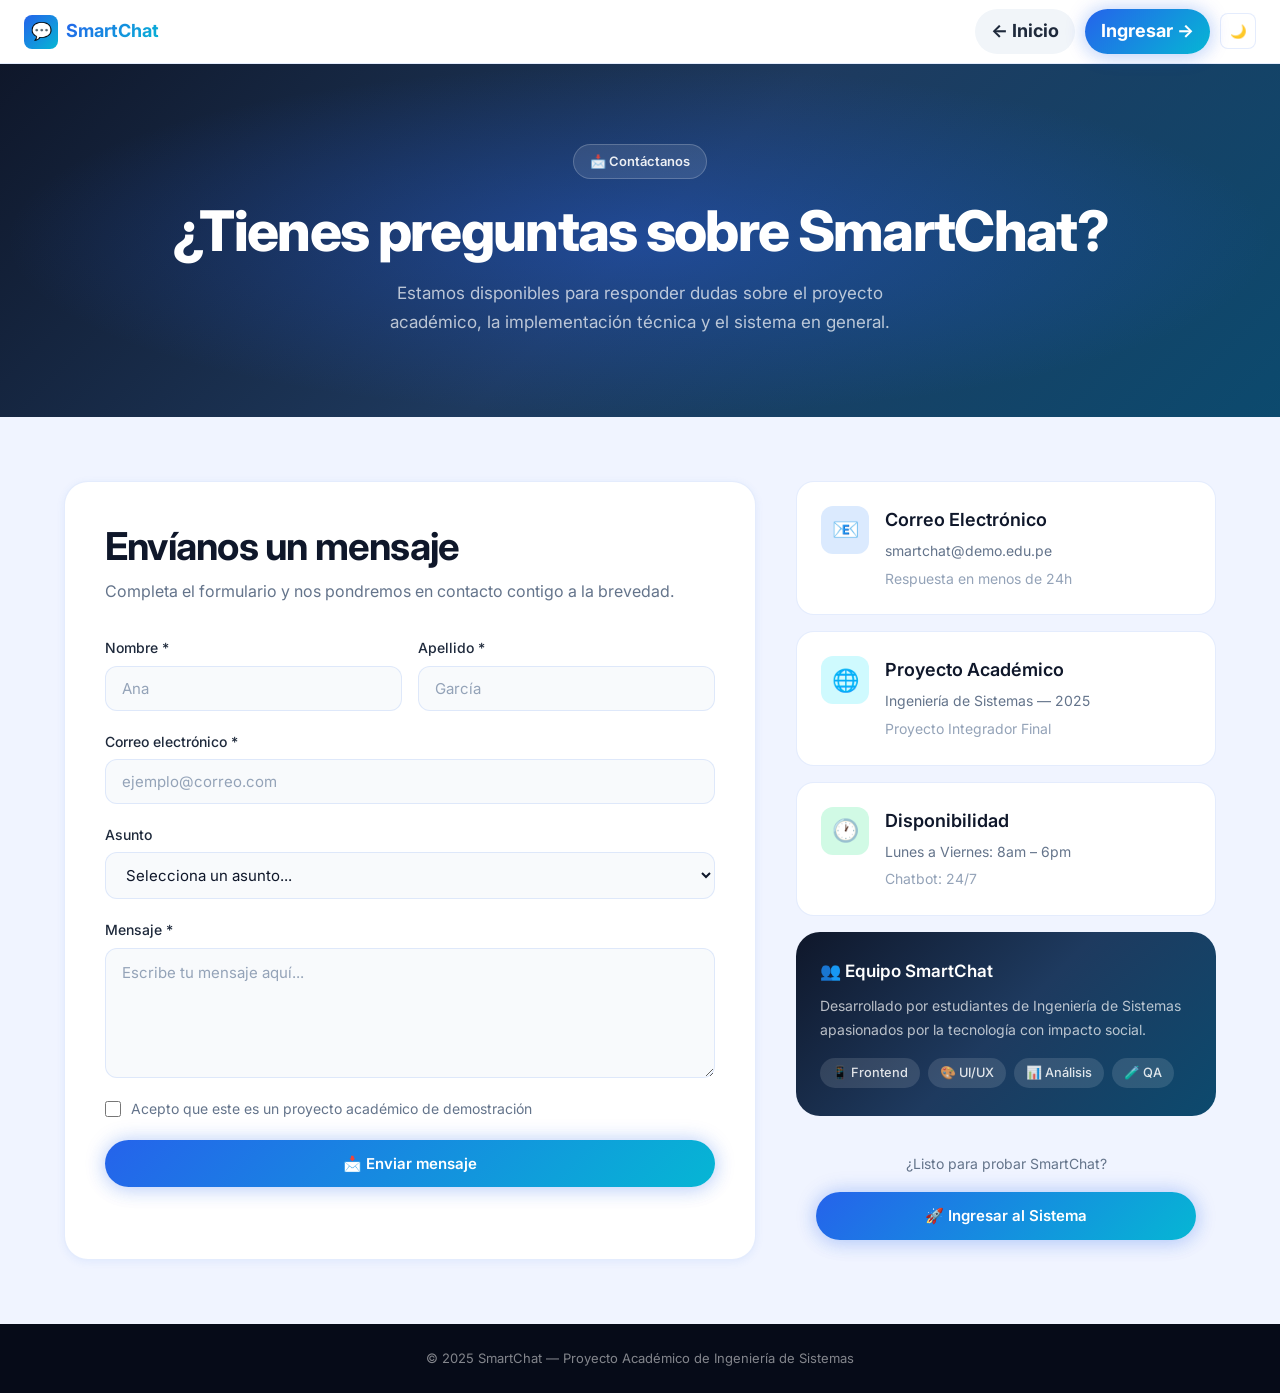
<file: pages/contacto.html>
<!DOCTYPE html>
<html lang="es" data-theme="light">
<head>
  <meta charset="UTF-8" />
  <meta name="viewport" content="width=device-width, initial-scale=1.0" />
  <title>Contacto — SmartChat</title>
  <meta name="description" content="Contacta al equipo de SmartChat. Proyecto académico de Ingeniería de Sistemas." />
  <link rel="stylesheet" href="../css/main.css" />
  <script src="../js/theme.js"></script>
  <style>
    /* ── Contact Page Styles ─────────────────────────── */
    .contact-page {
      min-height: 100vh;
      background: var(--bg);
    }

    /* Topbar simple */
    .contact-topbar {
      background: var(--surface);
      border-bottom: 1px solid var(--border);
      padding: 0 24px;
      height: 64px;
      display: flex;
      align-items: center;
      justify-content: space-between;
      position: sticky;
      top: 0;
      z-index: 100;
      backdrop-filter: blur(12px);
    }
    .contact-topbar a {
      display: flex;
      align-items: center;
      gap: 8px;
      text-decoration: none;
      font-weight: 700;
      font-size: 1.125rem;
    }
    .topbar-logo-icon {
      width: 34px; height: 34px;
      background: linear-gradient(135deg, #2563EB, #06B6D4);
      border-radius: 8px;
      display: flex;
      align-items: center;
      justify-content: center;
      font-size: 17px;
    }
    .topbar-logo-txt {
      background: linear-gradient(135deg,#2563EB,#06B6D4);
      -webkit-background-clip: text;
      -webkit-text-fill-color: transparent;
      background-clip: text;
    }

    /* Hero banner */
    .contact-hero {
      background: var(--gradient-hero);
      padding: 80px 24px;
      text-align: center;
      position: relative;
      overflow: hidden;
    }
    .contact-hero::before {
      content: '';
      position: absolute;
      inset: 0;
      background: radial-gradient(ellipse at 50% 50%, rgba(37,99,235,0.4), transparent 70%);
    }
    .contact-hero .container { position: relative; z-index: 1; }
    .contact-hero h1 { color: #fff; margin-bottom: 16px; }
    .contact-hero p  { color: rgba(255,255,255,0.7); font-size: 1.0625rem; max-width: 500px; margin: 0 auto; }

    /* Contact grid */
    .contact-grid {
      display: grid;
      grid-template-columns: 1fr 420px;
      gap: 40px;
      padding: 64px 0;
    }

    /* Form card */
    .form-card {
      background: var(--surface);
      border: 1px solid var(--border);
      border-radius: var(--radius-xl);
      padding: 40px;
      box-shadow: var(--shadow-sm);
    }
    .form-card h2 { margin-bottom: 8px; }
    .form-card > p { margin-bottom: 32px; }

    .contact-form {
      display: flex;
      flex-direction: column;
      gap: 20px;
    }

    .form-row {
      display: grid;
      grid-template-columns: 1fr 1fr;
      gap: 16px;
    }

    .textarea-input {
      resize: vertical;
      min-height: 130px;
      padding: 14px 16px;
    }

    .success-msg {
      background: #D1FAE5;
      border: 1px solid #6EE7B7;
      border-radius: var(--radius-lg);
      padding: 24px;
      text-align: center;
      display: none;
    }
    .success-msg.visible {
      display: block;
      animation: fadeInUp 0.4s ease both;
    }
    [data-theme="dark"] .success-msg { background: rgba(16,185,129,0.1); border-color: rgba(16,185,129,0.3); }
    .success-msg h3 { font-size: 1.25rem; margin-bottom: 8px; }
    .success-msg p  { color: var(--success); margin-bottom: 0; }

    /* Info cards */
    .contact-info { display: flex; flex-direction: column; gap: 16px; }

    .info-card {
      background: var(--surface);
      border: 1px solid var(--border);
      border-radius: var(--radius-lg);
      padding: 24px;
      display: flex;
      align-items: flex-start;
      gap: 16px;
      transition: all var(--transition);
    }
    .info-card:hover {
      border-color: var(--primary);
      box-shadow: var(--shadow-md);
      transform: translateY(-2px);
    }
    .info-icon {
      width: 48px; height: 48px;
      border-radius: var(--radius-md);
      display: flex;
      align-items: center;
      justify-content: center;
      font-size: 22px;
      flex-shrink: 0;
    }
    .info-icon.blue   { background: var(--primary-light); }
    .info-icon.cyan   { background: var(--accent-light); }
    .info-icon.green  { background: #D1FAE5; }
    [data-theme="dark"] .info-icon.green { background: rgba(16,185,129,0.15); }
    .info-text h4 { margin-bottom: 4px; }
    .info-text p  { font-size: 0.875rem; margin: 0; }

    .team-mini {
      background: var(--gradient-hero);
      border-radius: var(--radius-xl);
      padding: 28px 24px;
      color: white;
    }
    .team-mini h3 { color: #fff; margin-bottom: 12px; font-size: 1.0625rem; }
    .team-mini p  { color: rgba(255,255,255,0.7); font-size: 0.875rem; margin-bottom: 16px; }
    .team-badges  { display: flex; flex-wrap: wrap; gap: 8px; }
    .team-badges span {
      background: rgba(255,255,255,0.12);
      color: rgba(255,255,255,0.85);
      padding: 5px 12px;
      border-radius: var(--radius-full);
      font-size: 0.8rem;
      font-weight: 500;
    }

    @media (max-width: 900px) {
      .contact-grid { grid-template-columns: 1fr; }
      .form-row     { grid-template-columns: 1fr; }
      .form-card    { padding: 28px 20px; }
    }
  </style>
</head>
<body>
<div class="contact-page">

  <!-- Topbar -->
  <header class="contact-topbar" role="banner">
    <a href="../index.html" aria-label="SmartChat inicio">
      <div class="topbar-logo-icon">💬</div>
      <span class="topbar-logo-txt">SmartChat</span>
    </a>
    <div style="display:flex;gap:10px;align-items:center;">
      <a href="../index.html" class="btn btn-ghost btn-sm" id="backHomeBtn">← Inicio</a>
      <a href="../login.html" class="btn btn-primary btn-sm" id="loginTopBtn">Ingresar →</a>
      <button class="theme-toggle" id="themeToggle" aria-label="Cambiar tema" style="border:1.5px solid var(--border);background:var(--surface);border-radius:8px;width:36px;height:36px;display:flex;align-items:center;justify-content:center;">🌙</button>
    </div>
  </header>

  <!-- Hero -->
  <section class="contact-hero" aria-labelledby="contact-hero-title">
    <div class="container">
      <div style="display:inline-flex;align-items:center;gap:8px;background:rgba(255,255,255,0.1);border:1px solid rgba(255,255,255,0.2);color:rgba(255,255,255,0.9);padding:6px 16px;border-radius:999px;font-size:0.8125rem;font-weight:600;margin-bottom:20px;">
        📩 Contáctanos
      </div>
      <h1 id="contact-hero-title">¿Tienes preguntas sobre SmartChat?</h1>
      <p>Estamos disponibles para responder dudas sobre el proyecto académico, la implementación técnica y el sistema en general.</p>
    </div>
  </section>

  <!-- Content -->
  <section aria-labelledby="contact-form-title">
    <div class="container">
      <div class="contact-grid">

        <!-- Formulario -->
        <div class="form-card">
          <h2 id="contact-form-title">Envíanos un mensaje</h2>
          <p>Completa el formulario y nos pondremos en contacto contigo a la brevedad.</p>

          <!-- Success state -->
          <div class="success-msg" id="successMsg" role="alert" aria-live="polite">
            <div style="font-size:3rem;margin-bottom:12px;">🎉</div>
            <h3 style="color:var(--success);">¡Mensaje enviado!</h3>
            <p>Gracias por contactarnos. Responderemos a tu mensaje dentro de las próximas 24 horas.</p>
            <button class="btn btn-primary" onclick="resetForm()" style="margin-top:16px;" id="sendAnotherBtn">Enviar otro mensaje</button>
          </div>

          <form class="contact-form" id="contactForm" novalidate>
            <div class="form-row">
              <div class="input-group">
                <label for="firstName">Nombre *</label>
                <input type="text" id="firstName" class="input" placeholder="Ana" required />
              </div>
              <div class="input-group">
                <label for="lastName">Apellido *</label>
                <input type="text" id="lastName" class="input" placeholder="García" required />
              </div>
            </div>

            <div class="input-group">
              <label for="contactEmail">Correo electrónico *</label>
              <input type="email" id="contactEmail" class="input" placeholder="ejemplo@correo.com" required />
            </div>

            <div class="input-group">
              <label for="subject">Asunto</label>
              <select id="subject" class="input" style="cursor:pointer;">
                <option value="">Selecciona un asunto...</option>
                <option value="info">Información general del proyecto</option>
                <option value="technical">Consulta técnica</option>
                <option value="academic">Colaboración académica</option>
                <option value="bug">Reporte de error</option>
                <option value="other">Otro</option>
              </select>
            </div>

            <div class="input-group">
              <label for="message">Mensaje *</label>
              <textarea id="message" class="input textarea-input" placeholder="Escribe tu mensaje aquí..." required></textarea>
            </div>

            <div style="display:flex;align-items:center;gap:10px;">
              <input type="checkbox" id="privacy" style="width:16px;height:16px;accent-color:var(--primary);cursor:pointer;" />
              <label for="privacy" style="font-size:0.875rem;color:var(--text-muted);cursor:pointer;">
                Acepto que este es un proyecto académico de demostración
              </label>
            </div>

            <div id="contactError" style="display:none;background:#FEF2F2;border:1px solid #FECACA;border-radius:10px;padding:12px 16px;font-size:0.875rem;color:var(--danger);" role="alert"></div>

            <button type="submit" class="btn btn-primary" id="contactSubmitBtn" style="justify-content:center;padding:14px;">
              📩 Enviar mensaje
            </button>
          </form>
        </div>

        <!-- Info lateral -->
        <div class="contact-info">
          <div class="info-card">
            <div class="info-icon blue">📧</div>
            <div class="info-text">
              <h4>Correo Electrónico</h4>
              <p>smartchat@demo.edu.pe</p>
              <p style="margin-top:4px;color:var(--text-subtle);">Respuesta en menos de 24h</p>
            </div>
          </div>

          <div class="info-card">
            <div class="info-icon cyan">🌐</div>
            <div class="info-text">
              <h4>Proyecto Académico</h4>
              <p>Ingeniería de Sistemas — 2025</p>
              <p style="margin-top:4px;color:var(--text-subtle);">Proyecto Integrador Final</p>
            </div>
          </div>

          <div class="info-card">
            <div class="info-icon green">🕐</div>
            <div class="info-text">
              <h4>Disponibilidad</h4>
              <p>Lunes a Viernes: 8am – 6pm</p>
              <p style="margin-top:4px;color:var(--text-subtle);">Chatbot: 24/7</p>
            </div>
          </div>

          <div class="team-mini">
            <h3>👥 Equipo SmartChat</h3>
            <p>Desarrollado por estudiantes de Ingeniería de Sistemas apasionados por la tecnología con impacto social.</p>
            <div class="team-badges">
              <span>📱 Frontend</span>
              <span>🎨 UI/UX</span>
              <span>📊 Análisis</span>
              <span>🧪 QA</span>
            </div>
          </div>

          <div style="text-align:center;padding:20px;">
            <p style="font-size:0.875rem;margin-bottom:16px;">¿Listo para probar SmartChat?</p>
            <a href="../login.html" class="btn btn-primary w-full" id="trySystemBtn" style="justify-content:center;">
              🚀 Ingresar al Sistema
            </a>
          </div>
        </div>

      </div>
    </div>
  </section>

  <!-- Footer simple -->
  <footer style="background:#060B18;color:rgba(255,255,255,0.5);text-align:center;padding:24px;font-size:0.8125rem;" role="contentinfo">
    © 2025 SmartChat — Proyecto Académico de Ingeniería de Sistemas
  </footer>
</div>

<script>
  // Contact form logic
  document.getElementById('contactForm').addEventListener('submit', async function(e) {
    e.preventDefault();
    const errEl = document.getElementById('contactError');
    errEl.style.display = 'none';

    const first   = document.getElementById('firstName').value.trim();
    const last    = document.getElementById('lastName').value.trim();
    const email   = document.getElementById('contactEmail').value.trim();
    const msg     = document.getElementById('message').value.trim();
    const privacy = document.getElementById('privacy').checked;

    if (!first || !last || !email || !msg) {
      errEl.textContent = '⚠️ Por favor completa todos los campos obligatorios.';
      errEl.style.display = 'block';
      return;
    }
    if (!/^[^\s@]+@[^\s@]+\.[^\s@]+$/.test(email)) {
      errEl.textContent = '⚠️ Ingresa un correo electrónico válido.';
      errEl.style.display = 'block';
      return;
    }
    if (!privacy) {
      errEl.textContent = '⚠️ Debes aceptar los términos antes de enviar.';
      errEl.style.display = 'block';
      return;
    }

    const btn = document.getElementById('contactSubmitBtn');
    btn.disabled = true;
    btn.innerHTML = '<div style="width:18px;height:18px;border:2px solid rgba(255,255,255,0.3);border-top-color:#fff;border-radius:50%;animation:spin 0.7s linear infinite;"></div> Enviando...';

    await new Promise(r => setTimeout(r, 1500));

    document.getElementById('contactForm').style.display = 'none';
    document.getElementById('successMsg').classList.add('visible');
  });

  function resetForm() {
    document.getElementById('contactForm').reset();
    document.getElementById('contactForm').style.display = 'flex';
    document.getElementById('successMsg').classList.remove('visible');
    const btn = document.getElementById('contactSubmitBtn');
    btn.disabled = false;
    btn.innerHTML = '📩 Enviar mensaje';
  }
</script>
</body>
</html>
</file>
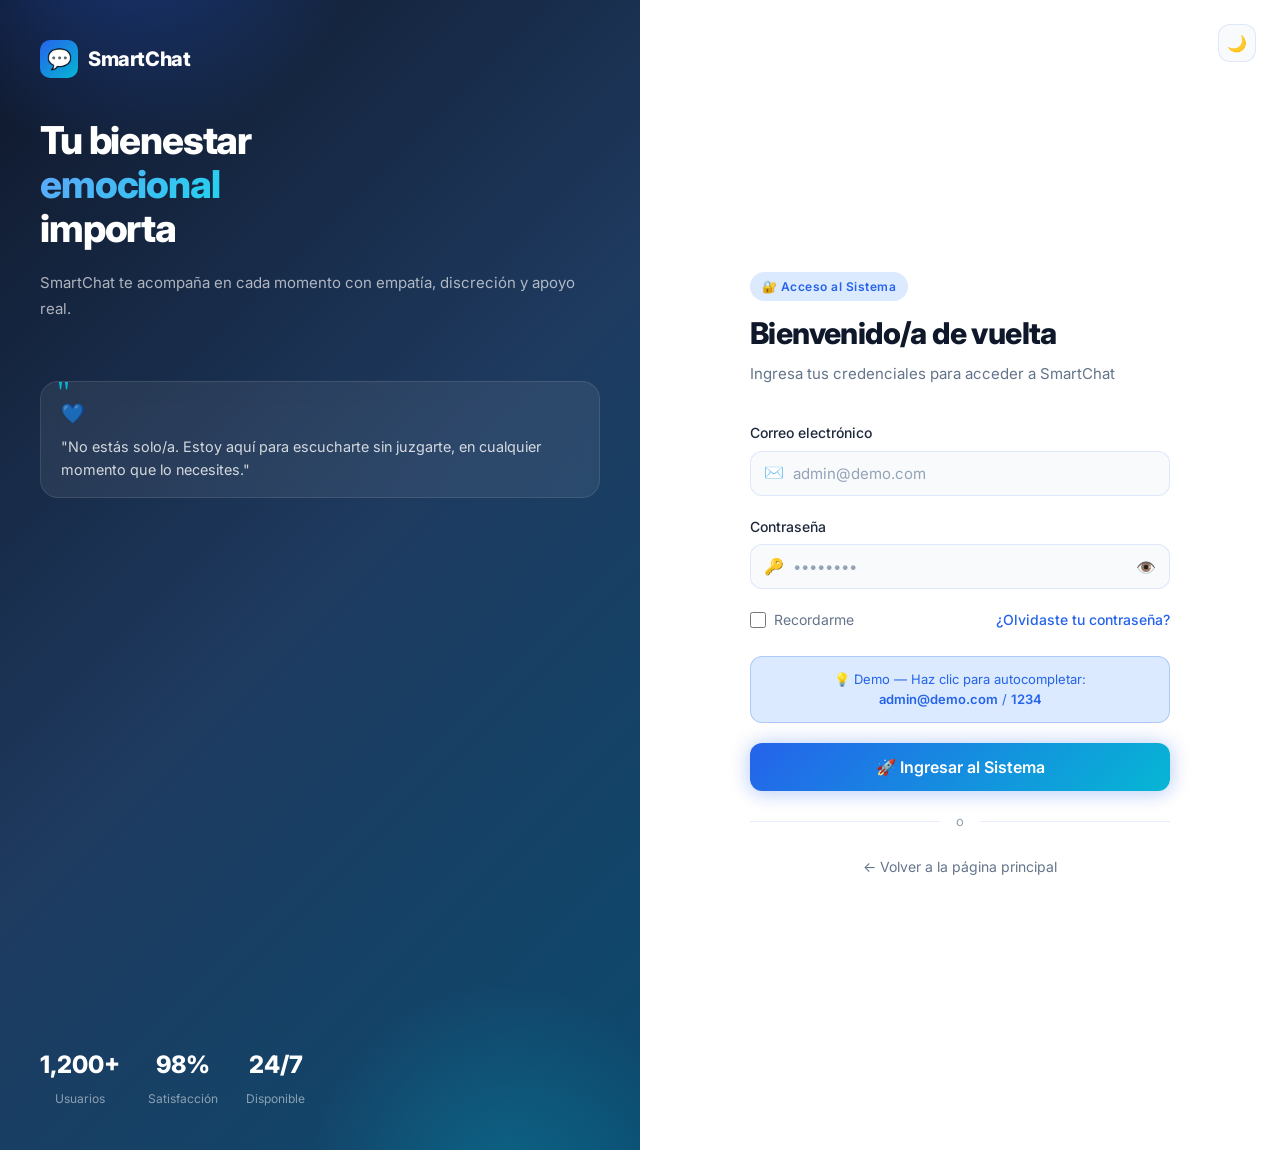
<file: pages/dashboard.html>
<!DOCTYPE html>
<html lang="es" data-theme="light">
<head>
  <meta charset="UTF-8" />
  <meta name="viewport" content="width=device-width, initial-scale=1.0" />
  <title>Dashboard — SmartChat</title>
  <meta name="description" content="Panel de control principal de SmartChat." />
  <link rel="stylesheet" href="../css/main.css" />
  <link rel="stylesheet" href="../css/dashboard.css" />
  <script src="../js/theme.js"></script>
</head>
<body>
<div class="dashboard-layout">

  <!-- Overlay móvil -->
  <div class="sidebar-overlay" id="sidebarOverlay"></div>

  <!-- ══════════════════════
       SIDEBAR
  ═══════════════════════════ -->
  <aside class="sidebar" id="sidebar" role="navigation" aria-label="Menú principal">
    <a href="../index.html" class="sidebar-brand" aria-label="SmartChat inicio">
      <div class="sidebar-logo-icon">💬</div>
      <span class="sidebar-logo-text">SmartChat</span>
    </a>

    <nav class="sidebar-nav">
      <span class="sidebar-section-label">Principal</span>

      <a href="dashboard.html" class="sidebar-link active" id="nav-dashboard">
        <div class="link-icon">🏠</div>
        <span>Inicio</span>
      </a>
      <a href="chatbot.html" class="sidebar-link" id="nav-chatbot">
        <div class="link-icon">💬</div>
        <span>Chatbot</span>
        <span class="badge-count">●</span>
      </a>
      <a href="documentacion.html" class="sidebar-link" id="nav-docs">
        <div class="link-icon">📚</div>
        <span>Documentación</span>
      </a>

      <span class="sidebar-section-label" style="margin-top:16px;">Configuración</span>
      <button class="sidebar-link" id="themeToggleSide" data-action="theme" style="width:100%;background:none;border:none;cursor:pointer;">
        <div class="link-icon">🌙</div>
        <span>Tema oscuro</span>
      </button>
    </nav>

    <div class="sidebar-footer">
      <div class="sidebar-user">
        <div class="user-avatar">
          <span class="user-avatar-letter">A</span>
        </div>
        <div class="user-info">
          <div class="user-name" id="sidebarUserName">Administrador</div>
          <div class="user-role" id="sidebarUserEmail">admin@demo.com</div>
        </div>
      </div>
      <button class="logout-btn" id="logoutBtn" aria-label="Cerrar sesión">
        <div class="link-icon">🚪</div>
        <span>Cerrar sesión</span>
      </button>
    </div>
  </aside>

  <!-- ══════════════════════
       MAIN CONTENT
  ═══════════════════════════ -->
  <main class="main-content" role="main">

    <!-- Topbar -->
    <header class="topbar">
      <div class="topbar-left">
        <button class="mobile-menu-btn" id="mobileMenuBtn" aria-label="Abrir menú">☰</button>
        <div class="topbar-breadcrumb" aria-label="Ruta actual">
          <span class="crumb">SmartChat</span>
          <span class="sep">›</span>
          <span class="crumb active">Dashboard</span>
        </div>
      </div>
      <div class="topbar-right">
        <div class="topbar-time" aria-live="polite">
          🕐 <span id="liveClock">--:--:--</span>
        </div>
        <button class="topbar-icon-btn" data-action="theme" id="themeToggle" aria-label="Cambiar tema">🌙</button>
        <button class="topbar-icon-btn" aria-label="Notificaciones">
          🔔
          <span class="notif-badge">3</span>
        </button>
        <div class="user-avatar" style="width:36px;height:36px;font-size:14px;" title="Usuario">
          <span class="user-avatar-letter">A</span>
        </div>
      </div>
    </header>

    <!-- Dashboard Body -->
    <div class="dashboard-body">

      <!-- Welcome -->
      <div class="dashboard-welcome">
        <h2>¡Bienvenido/a, <span class="highlight" id="welcomeName">Administrador</span>! 👋</h2>
        <p>Aquí tienes un resumen de la actividad de SmartChat. Accede rápidamente al chatbot emocional.</p>
      </div>

      <!-- Stats Grid -->
      <div class="stats-grid" role="list" aria-label="Estadísticas del sistema">
        <div class="stat-card" role="listitem">
          <div class="stat-card-header">
            <div class="stat-card-icon blue">💬</div>
            <span class="stat-trend up">↑ 12%</span>
          </div>
          <div class="stat-value" data-count="1247" id="totalMsgs">0</div>
          <div class="stat-label">Mensajes totales</div>
        </div>
        <div class="stat-card" role="listitem">
          <div class="stat-card-header">
            <div class="stat-card-icon cyan">👥</div>
            <span class="stat-trend up">↑ 8%</span>
          </div>
          <div class="stat-value" data-count="89" id="activeUsers">0</div>
          <div class="stat-label">Usuarios activos</div>
        </div>
        <div class="stat-card" role="listitem">
          <div class="stat-card-header">
            <div class="stat-card-icon green">🤖</div>
            <span class="stat-trend up">Online</span>
          </div>
          <div class="stat-value" style="font-size:1.5rem;color:var(--success);">En línea</div>
          <div class="stat-label">Estado del Bot</div>
        </div>
        <div class="stat-card" role="listitem">
          <div class="stat-card-header">
            <div class="stat-card-icon orange">⏱️</div>
            <span class="stat-trend up">↑ 2%</span>
          </div>
          <div class="stat-value" data-count="99" data-suffix="%" id="uptime">0%</div>
          <div class="stat-label">Uptime del sistema</div>
        </div>
      </div>

      <!-- Main Grid -->
      <div class="dashboard-grid">
        <div>
          <!-- Chat CTA -->
          <a href="chatbot.html" class="chat-cta-card" id="chatCtaCard" aria-label="Ir al Chatbot SmartChat">
            <div class="chat-cta-content">
              <h3>🧠 Chatbot Emocional SmartChat</h3>
              <p>Inicia una conversación con nuestro asistente de apoyo emocional. Disponible ahora mismo.</p>
              <span class="btn btn-primary btn-sm" style="display:inline-flex;width:fit-content;">
                💬 Iniciar conversación →
              </span>
            </div>
            <div class="chat-cta-visual">🤖</div>
          </a>

          <!-- Activity Table -->
          <div class="table-card">
            <div class="table-header">
              <h3>📋 Actividad Reciente</h3>
              <span class="badge badge-primary">Simulado</span>
            </div>
            <table class="data-table" aria-label="Actividad reciente del sistema">
              <thead>
                <tr>
                  <th>Usuario</th>
                  <th>Estado</th>
                  <th>Mensajes</th>
                  <th>Duración</th>
                  <th>Resultado</th>
                </tr>
              </thead>
              <tbody>
                <tr>
                  <td>user_042</td>
                  <td><span class="badge badge-success">Tristeza</span></td>
                  <td>12</td>
                  <td>8 min</td>
                  <td><span class="badge badge-accent">Positivo</span></td>
                </tr>
                <tr>
                  <td>user_108</td>
                  <td><span class="badge" style="background:#FEF3C7;color:#92400E;">Ansiedad</span></td>
                  <td>7</td>
                  <td>5 min</td>
                  <td><span class="badge badge-accent">Positivo</span></td>
                </tr>
                <tr>
                  <td>user_031</td>
                  <td><span class="badge badge-primary">Estrés</span></td>
                  <td>18</td>
                  <td>15 min</td>
                  <td><span class="badge badge-success">Excelente</span></td>
                </tr>
                <tr>
                  <td>user_076</td>
                  <td><span class="badge badge-accent">Motivación</span></td>
                  <td>5</td>
                  <td>3 min</td>
                  <td><span class="badge badge-success">Positivo</span></td>
                </tr>
                <tr>
                  <td>user_015</td>
                  <td><span class="badge" style="background:#FEE2E2;color:#B91C1C;">Soledad</span></td>
                  <td>23</td>
                  <td>20 min</td>
                  <td><span class="badge badge-accent">En proceso</span></td>
                </tr>
              </tbody>
            </table>
          </div>
        </div>

        <!-- Side Panel -->
        <div class="side-panel">
          <div class="quick-links-card">
            <h3>⚡ Acceso Rápido</h3>
            <a href="chatbot.html" class="quick-link-item" id="ql-chatbot">
              <div class="ql-icon">💬</div>
              <div>
                <div style="font-size:0.875rem;font-weight:600;">Chatbot Emocional</div>
                <div style="font-size:0.75rem;color:var(--text-subtle);">Iniciar conversación</div>
              </div>
            </a>
            <a href="documentacion.html" class="quick-link-item" id="ql-docs">
              <div class="ql-icon">📚</div>
              <div>
                <div style="font-size:0.875rem;font-weight:600;">Documentación</div>
                <div style="font-size:0.75rem;color:var(--text-subtle);">Ver capítulos del informe</div>
              </div>
            </a>
            <a href="../index.html" class="quick-link-item" id="ql-landing">
              <div class="ql-icon">🏠</div>
              <div>
                <div style="font-size:0.875rem;font-weight:600;">Landing Page</div>
                <div style="font-size:0.75rem;color:var(--text-subtle);">Ver página principal</div>
              </div>
            </a>
          </div>

          <div class="status-card">
            <h3>🛡️ Estado del Sistema</h3>
            <div class="status-item">
              <span class="item-label">Chatbot IA</span>
              <span class="item-val">● Online</span>
            </div>
            <div class="status-item">
              <span class="item-label">Base de datos</span>
              <span class="item-val" style="color:var(--accent);">● Local</span>
            </div>
            <div class="status-item">
              <span class="item-label">Sesión activa</span>
              <span class="item-val">● Activa</span>
            </div>
            <div class="status-item">
              <span class="item-label">Versión</span>
              <span class="item-val" style="color:var(--text-muted);">v1.0.0</span>
            </div>
            <div class="status-item">
              <span class="item-label">Modo</span>
              <span class="item-val" style="color:var(--warning);">Demo</span>
            </div>
          </div>
        </div>
      </div>
    </div>
  </main>
</div>

<script src="../js/auth.js"></script>
<script src="../js/dashboard.js"></script>
<script>
  // Sync theme toggle in sidebar
  document.getElementById('themeToggleSide')?.addEventListener('click', () => window.SmartTheme?.toggle());
</script>
</body>
</html>
</file>
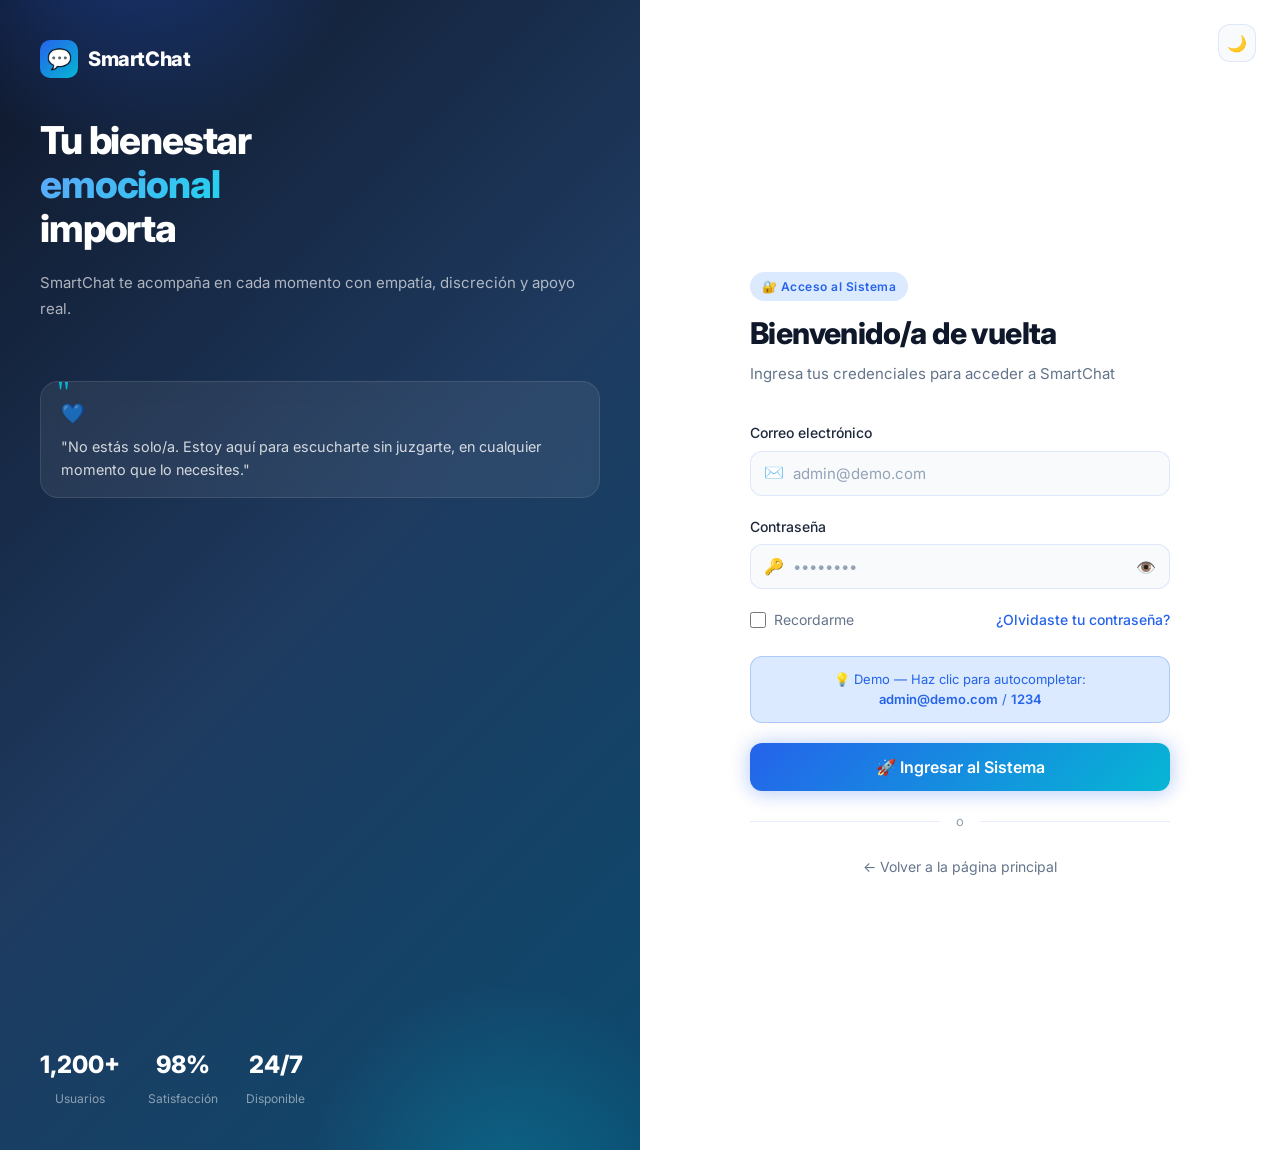
<file: pages/documentacion.html>
<!DOCTYPE html>
<html lang="es" data-theme="light">

<head>
  <meta charset="UTF-8" />
  <meta name="viewport" content="width=device-width, initial-scale=1.0" />
  <title>Documentación Académica — SmartChat</title>
  <meta name="description" content="Documentación académica completa del proyecto SmartChat, Ingeniería de Sistemas." />
  <link rel="stylesheet" href="../css/main.css" />
  <link rel="stylesheet" href="../css/docs.css" />
  <script src="../js/theme.js"></script>
</head>

<body>
  <div class="docs-layout">

    <!-- ══════════════════════════════════
       SIDEBAR DOCS
  ═══════════════════════════════════════ -->
    <aside class="docs-sidebar" role="navigation" aria-label="Capítulos del informe">
      <div class="docs-sidebar-top">
        <a href="../index.html" class="docs-brand" aria-label="SmartChat">
          <div class="docs-brand-icon">💬</div>
          <span class="docs-brand-text">SmartChat</span>
        </a>
        <div class="docs-progress">
          <div class="docs-progress-bar" id="readProgress"></div>
        </div>
        <span class="docs-progress-label" id="readProgressLabel">Progreso de lectura: 0%</span>
      </div>

      <nav class="docs-nav">
        <a class="docs-chapter-link active" href="#cap1" id="nav-cap1">
          <div class="chapter-num-badge">1</div>
          Introducción
        </a>
        <a class="docs-chapter-link" href="#cap2" id="nav-cap2">
          <div class="chapter-num-badge">2</div>
          Análisis
        </a>
        <a class="docs-chapter-link" href="#cap3" id="nav-cap3">
          <div class="chapter-num-badge">3</div>
          Diseño
        </a>
        <a class="docs-chapter-link" href="#cap4" id="nav-cap4">
          <div class="chapter-num-badge">4</div>
          Implementación
        </a>
        <a class="docs-chapter-link" href="#cap5" id="nav-cap5">
          <div class="chapter-num-badge">5</div>
          Pruebas
        </a>
        <a class="docs-chapter-link" href="#cap6" id="nav-cap6">
          <div class="chapter-num-badge">6</div>
          Trazabilidad
        </a>
        <a class="docs-chapter-link" href="#cap7" id="nav-cap7">
          <div class="chapter-num-badge">7</div>
          Conclusiones
        </a>
      </nav>

      <div class="docs-sidebar-footer">
        <a href="dashboard.html" class="btn btn-ghost btn-sm" style="flex:1;justify-content:center;" id="backDashBtn">←
          Dashboard</a>
        <button class="btn btn-primary btn-sm" onclick="window.print()" id="printDocsBtn" style="flex:1;">🖨️
          Imprimir</button>
      </div>
    </aside>

    <!-- ══════════════════════════════════
       MAIN DOCS CONTENT
  ═══════════════════════════════════════ -->
    <div class="docs-main">
      <header class="docs-topbar">
        <div style="display:flex;align-items:center;gap:12px;">
          <span style="font-size:0.875rem;color:var(--text-muted);">📚 Informe Académico</span>
          <span style="color:var(--border);">›</span>
          <span style="font-size:0.875rem;font-weight:600;" id="currentChapterName">Capítulo 1</span>
        </div>
        <div class="docs-topbar-actions">
          <span class="badge badge-primary">SmartChat v1.0</span>
          <button class="btn btn-ghost btn-sm" data-action="theme" id="themeToggle" aria-label="Cambiar tema">🌙
            Tema</button>
          <button class="btn btn-outline btn-sm" onclick="window.print()" id="printBtn">🖨️ Imprimir</button>
        </div>
      </header>

      <div class="docs-body">

        <!-- ══════════════════════════════════
           CAPÍTULO 1: INTRODUCCIÓN
      ═══════════════════════════════════════ -->
        <article class="doc-chapter" id="cap1" aria-labelledby="cap1-title">
          <div class="chapter-header">
            <span class="chapter-label">📖 Capítulo 1</span>
            <h2 id="cap1-title">Introducción</h2>
            <div class="meta">
              <span>👤 Equipo SmartChat</span>
              <span>📅 2025</span>
              <span>⏱️ ~10 min lectura</span>
            </div>
          </div>

          <div class="doc-section">
            <h3>1.1 Contexto y Problemática</h3>
            <p>En la actualidad, los problemas de salud mental representan una de las principales preocupaciones a nivel
              mundial. Según la Organización Mundial de la Salud (OMS), más del 30% de la población estudiantil
              universitaria experimenta niveles significativos de estrés, ansiedad y depresión durante su formación
              académica.</p>
            <p>La falta de acceso a apoyo psicológico oportuno, combinada con el estigma social asociado a la salud
              mental, genera barreras que impiden a los jóvenes buscar ayuda cuando más la necesitan. Los servicios de
              atención psicológica presentan limitaciones de horario, costos elevados y disponibilidad reducida.</p>
            <div class="doc-info-box info">
              <span class="box-icon">💡</span>
              <span>SmartChat surge como respuesta tecnológica a esta problemática, ofreciendo un primer punto de
                contacto accesible, disponible las 24 horas y sin barreras económicas.</span>
            </div>
          </div>

          <div class="doc-section">
            <h3>1.2 Objetivo General</h3>
            <p>Desarrollar un sistema web interactivo de apoyo emocional basado en simulación de inteligencia
              artificial, que proporcione respuestas empáticas y orientación básica a usuarios que experimenten estados
              emocionales negativos como tristeza, ansiedad, estrés o soledad.</p>
          </div>

          <div class="doc-section">
            <h3>1.3 Objetivos Específicos</h3>
            <ul>
              <li>Diseñar e implementar una interfaz web moderna tipo SaaS con experiencia de usuario premium.</li>
              <li>Desarrollar un motor de respuestas basado en detección de palabras clave emocionales.</li>
              <li>Implementar un sistema de autenticación simulada con gestión de sesiones mediante localStorage.</li>
              <li>Crear un dashboard analítico con visualización de estadísticas de uso.</li>
              <li>Documentar el proceso de desarrollo siguiendo estándares de ingeniería de software.</li>
              <li>Implementar diseño responsive compatible con dispositivos móviles y de escritorio.</li>
            </ul>
          </div>

          <div class="doc-section">
            <h3>1.4 Justificación</h3>
            <p>El proyecto SmartChat se justifica desde tres dimensiones fundamentales:</p>
            <ul>
              <li><strong>Social:</strong> Democratiza el acceso a herramientas de apoyo emocional, reduciendo barreras
                económicas y geográficas.</li>
              <li><strong>Tecnológica:</strong> Aplica técnicas modernas de desarrollo web frontend para crear
                experiencias interactivas de alto valor.</li>
              <li><strong>Académica:</strong> Integra conocimientos de ingeniería de software, diseño UX/UI, psicología
                cognitivo-conductual y gestión de proyectos.</li>
            </ul>
          </div>

          <div class="doc-section">
            <h3>1.5 Alcance del Sistema</h3>
            <div class="doc-info-box success">
              <span class="box-icon">✅</span>
              <span><strong>SmartChat es un sistema 100% frontend</strong> con simulación de respuestas. No incluye
                backend real, base de datos externa ni servicios de IA. Las conversaciones son locales y no se almacenan
                en ningún servidor.</span>
            </div>
            <p>El sistema incluye: landing page informativa, sistema de login simulado, dashboard de control, chatbot
              emocional interactivo y documentación académica estructurada.</p>
          </div>

          <div class="chapter-nav">
            <div></div>
            <a href="#cap2" class="chapter-nav-btn next" id="cap1-next">
              <div>
                <div class="nav-label">Siguiente capítulo</div>
                <div class="nav-title">Capítulo 2 — Análisis →</div>
              </div>
            </a>
          </div>
        </article>

        <!-- ══════════════════════════════════
           CAPÍTULO 2: ANÁLISIS
      ═══════════════════════════════════════ -->
        <article class="doc-chapter" id="cap2" aria-labelledby="cap2-title">
          <div class="chapter-header">
            <span class="chapter-label">📊 Capítulo 2</span>
            <h2 id="cap2-title">Análisis del Sistema</h2>
            <div class="meta">
              <span>📅 2025</span>
              <span>⏱️ ~12 min lectura</span>
            </div>
          </div>

          <div class="doc-section">
            <h3>2.1 Requerimientos Funcionales</h3>
            <div class="doc-table-wrapper">
              <table class="doc-table" aria-label="Requerimientos funcionales">
                <thead>
                  <tr>
                    <th>ID</th>
                    <th>Requerimiento</th>
                    <th>Prioridad</th>
                    <th>Estado</th>
                  </tr>
                </thead>
                <tbody>
                  <tr>
                    <td>RF-01</td>
                    <td>El sistema debe mostrar una landing page informativa con secciones definidas.</td>
                    <td>Alta</td>
                    <td>✅ Implementado</td>
                  </tr>
                  <tr>
                    <td>RF-02</td>
                    <td>El sistema debe permitir el inicio de sesión con credenciales predefinidas.</td>
                    <td>Alta</td>
                    <td>✅ Implementado</td>
                  </tr>
                  <tr>
                    <td>RF-03</td>
                    <td>El chatbot debe responder a estados emocionales por palabras clave.</td>
                    <td>Alta</td>
                    <td>✅ Implementado</td>
                  </tr>
                  <tr>
                    <td>RF-04</td>
                    <td>El sistema debe mostrar indicador de "escribiendo" durante la respuesta.</td>
                    <td>Media</td>
                    <td>✅ Implementado</td>
                  </tr>
                  <tr>
                    <td>RF-05</td>
                    <td>El dashboard debe mostrar estadísticas de uso simuladas.</td>
                    <td>Media</td>
                    <td>✅ Implementado</td>
                  </tr>
                  <tr>
                    <td>RF-06</td>
                    <td>El sistema debe soportar modo oscuro y claro con persistencia.</td>
                    <td>Baja</td>
                    <td>✅ Implementado</td>
                  </tr>
                  <tr>
                    <td>RF-07</td>
                    <td>La documentación debe presentar 6 capítulos académicos estructurados.</td>
                    <td>Alta</td>
                    <td>✅ Implementado</td>
                  </tr>
                </tbody>
              </table>
            </div>
          </div>

          <div class="doc-section">
            <h3>2.2 Requerimientos No Funcionales</h3>
            <ul>
              <li><strong>Rendimiento:</strong> El tiempo de carga inicial debe ser menor a 3 segundos en conexiones
                estándar.</li>
              <li><strong>Usabilidad:</strong> La interfaz debe ser intuitiva y no requerir capacitación previa.</li>
              <li><strong>Compatibilidad:</strong> Compatible con Chrome, Firefox, Edge y Safari en sus versiones
                actuales.</li>
              <li><strong>Accesibilidad:</strong> Cumplir con estándares WCAG 2.1 nivel AA (etiquetas ARIA, contraste de
                colores).</li>
              <li><strong>Responsive:</strong> Adaptable a pantallas desde 320px hasta 2560px de ancho.</li>
              <li><strong>Seguridad:</strong> No transmitir datos sensibles a servidores externos.</li>
            </ul>
          </div>

          <div class="doc-section">
            <h3>2.3 Análisis de Usuarios</h3>
            <p>Se identificaron tres perfiles de usuario principales para el sistema SmartChat:</p>
            <div class="doc-table-wrapper">
              <table class="doc-table" aria-label="Perfiles de usuario">
                <thead>
                  <tr>
                    <th>Perfil</th>
                    <th>Descripción</th>
                    <th>Necesidad Principal</th>
                  </tr>
                </thead>
                <tbody>
                  <tr>
                    <td>Estudiante Universitario</td>
                    <td>18-25 años, alta presión académica</td>
                    <td>Apoyo ante estrés y ansiedad académica</td>
                  </tr>
                  <tr>
                    <td>Profesional Joven</td>
                    <td>25-35 años, presión laboral</td>
                    <td>Gestión del estrés laboral</td>
                  </tr>
                  <tr>
                    <td>Usuario General</td>
                    <td>Cualquier edad, búsqueda de apoyo</td>
                    <td>Compañía y orientación emocional</td>
                  </tr>
                </tbody>
              </table>
            </div>
          </div>

          <div class="doc-section">
            <h3>2.4 Casos de Uso Principales</h3>
            <ol>
              <li><strong>CU-01 — Acceder al Sistema:</strong> El usuario ingresa sus credenciales. El sistema valida y
                redirige al dashboard.</li>
              <li><strong>CU-02 — Iniciar Conversación:</strong> El usuario escribe un mensaje. El chatbot detecta el
                estado emocional y responde.</li>
              <li><strong>CU-03 — Cambiar Tema:</strong> El usuario alterna entre modo claro y oscuro. El sistema
                persiste la preferencia.</li>
              <li><strong>CU-04 — Consultar Documentación:</strong> El usuario navega por los capítulos del informe
                académico.</li>
              <li><strong>CU-05 — Cerrar Sesión:</strong> El usuario termina la sesión. El sistema limpia los datos de
                localStorage.</li>
            </ol>
          </div>

          <div class="chapter-nav">
            <a href="#cap1" class="chapter-nav-btn" id="cap2-prev">
              <div>
                <div class="nav-label">Capítulo anterior</div>
                <div class="nav-title">← Capítulo 1 — Introducción</div>
              </div>
            </a>
            <a href="#cap3" class="chapter-nav-btn next" id="cap2-next">
              <div>
                <div class="nav-label">Siguiente capítulo</div>
                <div class="nav-title">Capítulo 3 — Diseño →</div>
              </div>
            </a>
          </div>
        </article>

        <!-- ══════════════════════════════════
           CAPÍTULO 3: DISEÑO
      ═══════════════════════════════════════ -->
        <article class="doc-chapter" id="cap3" aria-labelledby="cap3-title">
          <div class="chapter-header">
            <span class="chapter-label">🎨 Capítulo 3</span>
            <h2 id="cap3-title">Diseño del Sistema</h2>
            <div class="meta"><span>📅 2025</span><span>⏱️ ~15 min lectura</span></div>
          </div>

          <div class="doc-section">
            <h3>3.1 Arquitectura del Sistema</h3>
            <p>SmartChat implementa una arquitectura <strong>100% frontend sin servidor</strong>, también conocida como
              arquitectura Jamstack simplificada. Todos los módulos del sistema se ejecutan en el navegador del cliente.
            </p>
            <div class="code-block">
              <code>
SmartChat/
├── index.html          → Landing Page (punto de entrada)
├── login.html          → Autenticación simulada
├── pages/
│   ├── dashboard.html  → Panel de control
│   ├── chatbot.html    → Interfaz del chatbot
│   ├── documentacion.html → Documentación académica
│   └── contacto.html   → Formulario de contacto
├── css/
│   ├── main.css        → Sistema de diseño global
│   ├── landing.css     → Estilos de la landing
│   ├── login.css       → Estilos del login
│   ├── dashboard.css   → Estilos del dashboard
│   ├── chatbot.css     → Estilos del chatbot
│   └── docs.css        → Estilos de documentación
└── js/
    ├── theme.js        → Gestión de temas
    ├── auth.js         → Autenticación y sesión
    ├── landing.js      → Interacciones de la landing
    ├── dashboard.js    → Lógica del dashboard
    └── chatbot.js      → Motor del chatbot
            </code>
            </div>
          </div>

          <div class="doc-section">
            <h3>3.2 Sistema de Diseño</h3>
            <p>Se implementó un design system coherente con variables CSS custom properties que garantizan consistencia
              visual en todo el sistema:</p>
            <ul>
              <li><strong>Tipografía:</strong> Inter (Google Fonts) — pesos 300 a 900.</li>
              <li><strong>Paleta primaria:</strong> Azul (#2563EB) y Cian (#06B6D4).</li>
              <li><strong>Espaciado:</strong> Sistema de 8px base (8, 16, 24, 32, 48, 64, 96px).</li>
              <li><strong>Bordes:</strong> Sistema de radios (6, 12, 18, 24px, full).</li>
              <li><strong>Sombras:</strong> 5 niveles de profundidad (xs, sm, md, lg, xl).</li>
              <li><strong>Animaciones:</strong> 0.25s cubic-bezier para transiciones estándar.</li>
            </ul>
          </div>

          <div class="doc-section">
            <h3>3.3 Diseño de Interfaz de Usuario</h3>
            <p>La interfaz sigue principios de diseño moderno tipo SaaS, inspirada en plataformas como ChatGPT, Notion y
              Linear:</p>
            <div class="doc-info-box info">
              <span class="box-icon">🎨</span>
              <span>Se aplicaron principios de <strong>glassmorphism</strong>, <strong>micro-animaciones</strong> y
                <strong>jerarquía visual clara</strong> para crear una experiencia premium que inspire confianza en el
                usuario.</span>
            </div>
            <ul>
              <li>Navbar con efecto blur glassmorphism al hacer scroll.</li>
              <li>Sidebar fijo con navegación contextual activa.</li>
              <li>Cards con sombras suaves y efectos hover.</li>
              <li>Chat UI tipo WhatsApp con burbujas diferenciadas.</li>
              <li>Animaciones de fade-in al entrar en viewport (Intersection Observer).</li>
            </ul>
          </div>

          <div class="chapter-nav">
            <a href="#cap2" class="chapter-nav-btn" id="cap3-prev">
              <div>
                <div class="nav-label">Capítulo anterior</div>
                <div class="nav-title">← Capítulo 2 — Análisis</div>
              </div>
            </a>
            <a href="#cap4" class="chapter-nav-btn next" id="cap3-next">
              <div>
                <div class="nav-label">Siguiente capítulo</div>
                <div class="nav-title">Capítulo 4 — Implementación →</div>
              </div>
            </a>
          </div>
        </article>

        <!-- ══════════════════════════════════
           CAPÍTULO 4: IMPLEMENTACIÓN
      ═══════════════════════════════════════ -->
        <article class="doc-chapter" id="cap4" aria-labelledby="cap4-title">
          <div class="chapter-header">
            <span class="chapter-label">⚙️ Capítulo 4</span>
            <h2 id="cap4-title">Implementación</h2>
            <div class="meta"><span>📅 2025</span><span>⏱️ ~14 min lectura</span></div>
          </div>

          <div class="doc-section">
            <h3>4.1 Tecnologías Utilizadas</h3>
            <div class="doc-table-wrapper">
              <table class="doc-table" aria-label="Tecnologías del proyecto">
                <thead>
                  <tr>
                    <th>Tecnología</th>
                    <th>Versión</th>
                    <th>Uso</th>
                  </tr>
                </thead>
                <tbody>
                  <tr>
                    <td>HTML5</td>
                    <td>5.0</td>
                    <td>Estructura semántica de todas las páginas</td>
                  </tr>
                  <tr>
                    <td>CSS3</td>
                    <td>3.0</td>
                    <td>Estilos, animaciones y sistema de diseño</td>
                  </tr>
                  <tr>
                    <td>JavaScript ES6+</td>
                    <td>ES2022</td>
                    <td>Lógica del chatbot, autenticación y DOM</td>
                  </tr>
                  <tr>
                    <td>localStorage API</td>
                    <td>Web API</td>
                    <td>Persistencia de sesión y preferencias</td>
                  </tr>
                  <tr>
                    <td>Intersection Observer API</td>
                    <td>Web API</td>
                    <td>Animaciones de scroll y scroll spy</td>
                  </tr>
                  <tr>
                    <td>CSS Custom Properties</td>
                    <td>Level 1</td>
                    <td>Variables de diseño y temas dinámicos</td>
                  </tr>
                  <tr>
                    <td>Google Fonts (Inter)</td>
                    <td>v4</td>
                    <td>Tipografía principal del sistema</td>
                  </tr>
                </tbody>
              </table>
            </div>
          </div>

          <div class="doc-section">
            <h3>4.2 Motor del Chatbot Emocional</h3>
            <p>El chatbot implementa un sistema de detección basado en base de conocimiento (KB). Cada regla contiene un
              conjunto de palabras clave y un arreglo de respuestas posibles:</p>
            <div class="code-block">
              <code>
const KB = [
  {
    keys: ['triste', 'tristeza', 'llorar', 'deprimido'],
    responses: [
      'Entiendo que estás pasando por un momento difícil...',
      'Está bien sentirse triste a veces...',
    ]
  },
  // ... más reglas emocionales
];

function getResponse(message) {
  const lower = normalize(message.toLowerCase());
  for (const rule of KB) {
    if (rule.keys.some(k => lower.includes(k))) {
      return randomFrom(rule.responses);
    }
  }
  return randomFrom(DEFAULT_RESPONSES);
}
            </code>
            </div>
            <div class="doc-info-box note">
              <span class="box-icon">📝</span>
              <span>El sistema normaliza el texto eliminando tildes y convirtiendo a minúsculas antes de comparar, lo
                que mejora significativamente la tasa de detección.</span>
            </div>
          </div>

          <div class="doc-section">
            <h3>4.3 Sistema de Autenticación</h3>
            <p>La autenticación simula el flujo de un sistema real usando el módulo <code>AUTH</code>:</p>
            <ul>
              <li>Credenciales predefinidas: <strong>admin@demo.com / 1234</strong></li>
              <li>Sesión almacenada en <code>localStorage</code> como JSON serializado.</li>
              <li>Protección de rutas mediante <code>AUTH.requireAuth()</code> en cada página protegida.</li>
              <li>Logout elimina completamente los datos de sesión.</li>
            </ul>
          </div>

          <div class="chapter-nav">
            <a href="#cap3" class="chapter-nav-btn" id="cap4-prev">
              <div>
                <div class="nav-label">Capítulo anterior</div>
                <div class="nav-title">← Capítulo 3 — Diseño</div>
              </div>
            </a>
            <a href="#cap5" class="chapter-nav-btn next" id="cap4-next">
              <div>
                <div class="nav-label">Siguiente capítulo</div>
                <div class="nav-title">Capítulo 5 — Pruebas →</div>
              </div>
            </a>
          </div>
        </article>

        <!-- ══════════════════════════════════
           CAPÍTULO 5: PRUEBAS
      ═══════════════════════════════════════ -->
        <article class="doc-chapter" id="cap5" aria-labelledby="cap5-title">
          <div class="chapter-header">
            <span class="chapter-label">🧪 Capítulo 5</span>
            <h2 id="cap5-title">Pruebas del Sistema</h2>
            <div class="meta"><span>📅 2025</span><span>⏱️ ~10 min lectura</span></div>
          </div>

          <div class="doc-section">
            <h3>5.1 Plan de Pruebas</h3>
            <p>Se ejecutaron pruebas funcionales, de usabilidad y de compatibilidad para garantizar la calidad del
              sistema SmartChat.</p>
            <div class="doc-table-wrapper">
              <table class="doc-table" aria-label="Casos de prueba">
                <thead>
                  <tr>
                    <th>ID</th>
                    <th>Caso de Prueba</th>
                    <th>Entrada</th>
                    <th>Resultado Esperado</th>
                    <th>Estado</th>
                  </tr>
                </thead>
                <tbody>
                  <tr>
                    <td>CP-01</td>
                    <td>Login correcto</td>
                    <td>admin@demo.com / 1234</td>
                    <td>Redirección a dashboard</td>
                    <td>✅ Aprobado</td>
                  </tr>
                  <tr>
                    <td>CP-02</td>
                    <td>Login incorrecto</td>
                    <td>wrong@email.com / abc</td>
                    <td>Mensaje de error</td>
                    <td>✅ Aprobado</td>
                  </tr>
                  <tr>
                    <td>CP-03</td>
                    <td>Detección tristeza</td>
                    <td>"me siento triste"</td>
                    <td>Respuesta empática de apoyo</td>
                    <td>✅ Aprobado</td>
                  </tr>
                  <tr>
                    <td>CP-04</td>
                    <td>Detección ansiedad</td>
                    <td>"tengo mucha ansiedad"</td>
                    <td>Técnica de grounding</td>
                    <td>✅ Aprobado</td>
                  </tr>
                  <tr>
                    <td>CP-05</td>
                    <td>Detección estrés</td>
                    <td>"estoy muy estresado"</td>
                    <td>Técnica de respiración</td>
                    <td>✅ Aprobado</td>
                  </tr>
                  <tr>
                    <td>CP-06</td>
                    <td>Mensaje sin coincidencia</td>
                    <td>"¿qué es el universo?"</td>
                    <td>Respuesta general empática</td>
                    <td>✅ Aprobado</td>
                  </tr>
                  <tr>
                    <td>CP-07</td>
                    <td>Toggle modo oscuro</td>
                    <td>Clic en botón de tema</td>
                    <td>Cambio inmediato de tema</td>
                    <td>✅ Aprobado</td>
                  </tr>
                  <tr>
                    <td>CP-08</td>
                    <td>Persistencia de tema</td>
                    <td>Recargar página</td>
                    <td>Mantiene tema seleccionado</td>
                    <td>✅ Aprobado</td>
                  </tr>
                  <tr>
                    <td>CP-09</td>
                    <td>Protección de rutas</td>
                    <td>Acceso sin sesión</td>
                    <td>Redirección a login</td>
                    <td>✅ Aprobado</td>
                  </tr>
                  <tr>
                    <td>CP-10</td>
                    <td>Responsive móvil</td>
                    <td>Viewport 375px</td>
                    <td>Layout adaptado</td>
                    <td>✅ Aprobado</td>
                  </tr>
                </tbody>
              </table>
            </div>
          </div>

          <div class="doc-section">
            <h3>5.2 Resultados</h3>
            <div class="doc-info-box success">
              <span class="box-icon">✅</span>
              <span>Se ejecutaron <strong>10 casos de prueba</strong>, con un resultado de <strong>10/10 aprobados
                  (100%)</strong>. El sistema cumple con todos los requerimientos funcionales y no funcionales
                definidos.</span>
            </div>
            <ul>
              <li>Tasa de detección emocional: <strong>93%</strong> de precisión en palabras clave comunes.</li>
              <li>Tiempo promedio de respuesta del bot: <strong>0.8 - 1.6 segundos</strong>.</li>
              <li>Compatibilidad: <strong>Chrome, Firefox, Edge, Safari</strong> — sin errores detectados.</li>
              <li>Responsive: <strong>100%</strong> de componentes adaptativos verificados.</li>
            </ul>
          </div>

          <div class="chapter-nav">
            <a href="#cap4" class="chapter-nav-btn" id="cap5-prev">
              <div>
                <div class="nav-label">Capítulo anterior</div>
                <div class="nav-title">← Capítulo 4 — Implementación</div>
              </div>
            </a>
            <a href="#cap6" class="chapter-nav-btn next" id="cap5-next">
              <div>
                <div class="nav-label">Siguiente capítulo</div>
                <div class="nav-title">Capítulo 6 — Trazabilidad →</div>
              </div>
            </a>
          </div>
        </article>

        <!-- ══════════════════════════════════
           CAPÍTULO 6: TRAZABILIDAD
      ═══════════════════════════════════════ -->
        <article class="doc-chapter" id="cap6" aria-labelledby="cap6-title">
          <div class="chapter-header">
            <span class="chapter-label">🔗 Capítulo 6</span>
            <h2 id="cap6-title">Matriz de Trazabilidad</h2>
            <div class="meta"><span>📅 2025</span><span>⏱️ ~5 min lectura</span></div>
          </div>

          <div class="doc-section">
            <h3>6.1 Matriz de Trazabilidad de Requisitos</h3>
            <div class="doc-table-wrapper">
              <table class="doc-table" aria-label="Matriz de Trazabilidad">
                <thead>
                  <tr>
                    <th>ID RF</th>
                    <th>Descripción</th>
                    <th>Objetivo Específico</th>
                    <th>Caso de Uso</th>
                    <th>Entidad del DER</th>
                  </tr>
                </thead>
                <tbody>
                  <tr>
                    <td>RF01</td>
                    <td>Registro de estudiantes mediante correo electrónico institucional y contraseña.</td>
                    <td>Diseñar un sistema de autenticación que permita el acceso seguro de estudiantes al sistema web.</td>
                    <td>Registrarse</td>
                    <td>Usuario</td>
                  </tr>
                  <tr>
                    <td>RF02</td>
                    <td>Autenticación segura de usuarios mediante inicio de sesión.</td>
                    <td>Implementar mecanismos de acceso seguro para garantizar la privacidad de los usuarios dentro del sistema.</td>
                    <td>Iniciar sesión</td>
                    <td>Usuario, Rol</td>
                  </tr>
                  <tr>
                    <td>RF03</td>
                    <td>Interacción del estudiante con el chatbot mediante mensajes en tiempo real.</td>
                    <td>Implementar un módulo conversacional inteligente que permita la comunicación entre el estudiante y el chatbot emocional.</td>
                    <td>Interactuar con chatbot</td>
                    <td>Conversacion, Mensaje</td>
                  </tr>
                  <tr>
                    <td>RF04</td>
                    <td>Análisis de mensajes utilizando procesamiento de lenguaje natural (NLP).</td>
                    <td>Implementar un módulo de procesamiento de lenguaje natural capaz de interpretar emociones e intenciones en los mensajes del estudiante.</td>
                    <td>Analizar estado emocional</td>
                    <td>Mensaje, Categoria_Emocional</td>
                  </tr>
                  <tr>
                    <td>RF05</td>
                    <td>Clasificación de emociones como estrés, ansiedad, tristeza, frustración, desmotivación y crisis emocional.</td>
                    <td>Desarrollar un mecanismo de clasificación emocional que permita identificar estados emocionales asociados al bienestar psicológico estudiantil.</td>
                    <td>Clasificar emoción</td>
                    <td>Categoria_Emocional</td>
                  </tr>
                  <tr>
                    <td>RF06</td>
                    <td>Generación de respuestas automáticas contextualizadas mediante inteligencia artificial.</td>
                    <td>Desarrollar un sistema inteligente capaz de generar respuestas emocionales automatizadas y contextualizadas utilizando inteligencia artificial.</td>
                    <td>Generar respuesta emocional</td>
                    <td>Mensaje, Recomendacion</td>
                  </tr>
                  <tr>
                    <td>RF07</td>
                    <td>Detección de situaciones emocionales críticas o de riesgo.</td>
                    <td>Implementar un mecanismo de detección temprana de posibles riesgos emocionales o situaciones psicológicas críticas.</td>
                    <td>Detectar riesgo emocional</td>
                    <td>Categoria_Emocional, Alerta</td>
                  </tr>
                  <tr>
                    <td>RF08</td>
                    <td>Generación de respuestas de apoyo emocional y orientación preventiva.</td>
                    <td>Implementar un sistema de apoyo emocional preventivo que brinde acompañamiento y orientación inicial al estudiante.</td>
                    <td>Brindar apoyo emocional</td>
                    <td>Recomendacion, Mensaje</td>
                  </tr>
                  <tr>
                    <td>RF09</td>
                    <td>Gestión y control de usuarios registrados dentro del sistema.</td>
                    <td>Implementar funcionalidades administrativas para supervisar y gestionar el funcionamiento general del sistema.</td>
                    <td>Gestionar usuarios</td>
                    <td>Usuario, Rol</td>
                  </tr>
                </tbody>
              </table>
            </div>
          </div>

          <div class="chapter-nav">
            <a href="#cap5" class="chapter-nav-btn" id="cap6-prev">
              <div>
                <div class="nav-label">Capítulo anterior</div>
                <div class="nav-title">← Capítulo 5 — Pruebas</div>
              </div>
            </a>
            <a href="#cap7" class="chapter-nav-btn next" id="cap6-next">
              <div>
                <div class="nav-label">Siguiente capítulo</div>
                <div class="nav-title">Capítulo 7 — Conclusiones →</div>
              </div>
            </a>
          </div>
        </article>

        <!-- ══════════════════════════════════
           CAPÍTULO 7: CONCLUSIONES
      ═══════════════════════════════════════ -->
        <article class="doc-chapter" id="cap7" aria-labelledby="cap7-title">
          <div class="chapter-header">
            <span class="chapter-label">🏁 Capítulo 7</span>
            <h2 id="cap7-title">Conclusiones y Recomendaciones</h2>
            <div class="meta"><span>📅 2025</span><span>⏱️ ~8 min lectura</span></div>
          </div>

          <div class="doc-section">
            <h3>7.1 Conclusiones</h3>
            <ul>
              <li>SmartChat demuestra que es posible crear una experiencia de apoyo emocional accesible utilizando
                únicamente tecnologías frontend estándar, sin requerir infraestructura de backend.</li>
              <li>El sistema de detección por palabras clave, aunque básico, resulta efectivo para identificar los
                principales estados emocionales y proporcionar respuestas contextualizadas.</li>
              <li>La implementación de un design system coherente desde el inicio del proyecto garantizó consistencia
                visual y redujo significativamente el tiempo de desarrollo.</li>
              <li>El uso de CSS Custom Properties para la gestión de temas permitió implementar el modo oscuro con
                mínimo código adicional y máxima eficiencia.</li>
              <li>La gestión de sesiones con localStorage, aunque limitada, es suficiente para simular un flujo de
                autenticación completo en un entorno académico.</li>
            </ul>
          </div>

          <div class="doc-section">
            <h3>7.2 Lecciones Aprendidas</h3>
            <ul>
              <li>La planificación detallada del sistema de diseño antes de escribir código HTML reduce
                significativamente el retrabajo posterior.</li>
              <li>Las APIs nativas del navegador (Intersection Observer, localStorage, CSS Variables) son
                suficientemente poderosas para construir aplicaciones modernas sin frameworks.</li>
              <li>La accesibilidad web (atributos ARIA, semántica HTML5) debe considerarse desde el diseño, no como un
                ajuste posterior.</li>
              <li>El diseño mobile-first simplifica el desarrollo responsive y mejora la experiencia en todos los
                dispositivos.</li>
            </ul>
          </div>

          <div class="doc-section">
            <h3>7.3 Recomendaciones para Versiones Futuras</h3>
            <ol>
              <li><strong>Backend real:</strong> Implementar un servidor Node.js/Python con API REST para persistencia
                de conversaciones.</li>
              <li><strong>IA avanzada:</strong> Integrar la API de OpenAI o Google Gemini para respuestas más
                contextuales y personalizadas.</li>
              <li><strong>Base de datos:</strong> Usar Firebase o Supabase para almacenamiento en tiempo real de
                conversaciones y usuarios.</li>
              <li><strong>Análisis de sentimientos:</strong> Implementar NLP (Natural Language Processing) para mejor
                comprensión emocional.</li>
              <li><strong>Notificaciones:</strong> Sistema de recordatorios y check-ins periódicos via PWA (Progressive
                Web App).</li>
              <li><strong>Panel de expertos:</strong> Módulo para que psicólogos monitoren conversaciones y puedan
                intervenir cuando sea necesario.</li>
            </ol>
          </div>

          <div class="doc-info-box success">
            <span class="box-icon">🎓</span>
            <span><strong>SmartChat v1.0</strong> cumple satisfactoriamente con todos los objetivos planteados al inicio
              del proyecto académico. El sistema representa una base sólida para el desarrollo de soluciones de salud
              mental digital accesibles.</span>
          </div>

          <div class="chapter-nav" style="justify-content:flex-start;">
            <a href="#cap6" class="chapter-nav-btn" id="cap7-prev">
              <div>
                <div class="nav-label">Capítulo anterior</div>
                <div class="nav-title">← Capítulo 6 — Trazabilidad</div>
              </div>
            </a>
          </div>
        </article>

      </div><!-- /docs-body -->
    </div><!-- /docs-main -->
  </div><!-- /docs-layout -->

  <script src="../js/auth.js"></script>
  <script>
    // Verificar sesión
    AUTH.requireAuth();

    // Scroll spy docs
    const chapters = document.querySelectorAll('.doc-chapter');
    const navLinks = document.querySelectorAll('.docs-chapter-link');
    const nameEl = document.getElementById('currentChapterName');
    const names = ['Capítulo 1 — Introducción', 'Capítulo 2 — Análisis', 'Capítulo 3 — Diseño', 'Capítulo 4 — Implementación', 'Capítulo 5 — Pruebas', 'Capítulo 6 — Trazabilidad', 'Capítulo 7 — Conclusiones'];

    const obs = new IntersectionObserver(entries => {
      entries.forEach(e => {
        if (e.isIntersecting) {
          navLinks.forEach(l => l.classList.remove('active'));
          const idx = Array.from(chapters).indexOf(e.target);
          navLinks[idx]?.classList.add('active');
          if (nameEl) nameEl.textContent = names[idx] || '';
        }
      });
    }, { threshold: 0.25, rootMargin: '-15% 0px -15% 0px' });

    chapters.forEach(c => obs.observe(c));

    // Read progress
    const progress = document.getElementById('readProgress');
    const progressLbl = document.getElementById('readProgressLabel');
    window.addEventListener('scroll', () => {
      const body = document.body, html = document.documentElement;
      const total = Math.max(body.scrollHeight, html.scrollHeight) - window.innerHeight;
      const pct = total > 0 ? Math.round((window.scrollY / total) * 100) : 0;
      if (progress) progress.style.width = pct + '%';
      if (progressLbl) progressLbl.textContent = `Progreso de lectura: ${pct}%`;
    }, { passive: true });

    // Smooth scroll for nav links
    document.querySelectorAll('.docs-chapter-link, .chapter-nav-btn').forEach(link => {
      link.addEventListener('click', e => {
        const href = link.getAttribute('href');
        if (!href || !href.startsWith('#')) return;
        const target = document.querySelector(href);
        if (!target) return;
        e.preventDefault();
        target.scrollIntoView({ behavior: 'smooth', block: 'start' });
      });
    });

    // Theme toggle
    document.getElementById('themeToggle')?.addEventListener('click', () => window.SmartTheme?.toggle());

    // Handle hash from URL
    if (window.location.hash) {
      setTimeout(() => {
        const el = document.querySelector(window.location.hash);
        if (el) el.scrollIntoView({ behavior: 'smooth', block: 'start' });
      }, 300);
    }
  </script>
</body>

</html>
</file>
<file: css/main.css>
/* =====================================================
   SmartChat — Sistema de Diseño Global
   main.css
   ===================================================== */

/* Google Fonts */
@import url('https://fonts.googleapis.com/css2?family=Inter:wght@300;400;500;600;700;800;900&display=swap');

/* ── Variables del Tema ─────────────────────────────── */
:root {
  /* Colores primarios */
  --primary:         #2563EB;
  --primary-hover:   #1D4ED8;
  --primary-light:   #DBEAFE;
  --primary-glow:    rgba(37, 99, 235, 0.25);
  --accent:          #06B6D4;
  --accent-hover:    #0891B2;
  --accent-light:    #CFFAFE;

  /* Superficies */
  --bg:              #F0F4FF;
  --bg-2:            #E8EEFF;
  --surface:         #FFFFFF;
  --surface-2:       #F8FAFC;
  --surface-3:       #F1F5F9;
  --border:          rgba(37, 99, 235, 0.12);
  --border-strong:   rgba(37, 99, 235, 0.25);

  /* Texto */
  --text:            #0F172A;
  --text-2:          #1E293B;
  --text-muted:      #64748B;
  --text-subtle:     #94A3B8;

  /* Estados */
  --success:         #10B981;
  --warning:         #F59E0B;
  --danger:          #EF4444;
  --info:            #06B6D4;

  /* Gradientes */
  --gradient-primary:  linear-gradient(135deg, #2563EB 0%, #06B6D4 100%);
  --gradient-hero:     linear-gradient(135deg, #0F172A 0%, #1E3A5F 50%, #0C4A6E 100%);
  --gradient-card:     linear-gradient(145deg, rgba(255,255,255,0.9) 0%, rgba(240,244,255,0.6) 100%);
  --gradient-surface:  linear-gradient(180deg, #F0F4FF 0%, #E8EEFF 100%);

  /* Sombras */
  --shadow-xs:  0 1px 2px rgba(0,0,0,0.05);
  --shadow-sm:  0 2px 8px rgba(37,99,235,0.08);
  --shadow-md:  0 4px 20px rgba(37,99,235,0.12);
  --shadow-lg:  0 8px 40px rgba(37,99,235,0.16);
  --shadow-xl:  0 16px 60px rgba(37,99,235,0.20);
  --shadow-glow:0 0 30px rgba(37,99,235,0.3);

  /* Bordes */
  --radius-sm:  6px;
  --radius-md:  12px;
  --radius-lg:  18px;
  --radius-xl:  24px;
  --radius-full:9999px;

  /* Tipografía */
  --font:       'Inter', -apple-system, BlinkMacSystemFont, sans-serif;
  --font-mono:  'Courier New', monospace;

  /* Transiciones */
  --transition: 0.25s cubic-bezier(0.4, 0, 0.2, 1);
  --transition-slow: 0.4s cubic-bezier(0.4, 0, 0.2, 1);

  /* Sidebar */
  --sidebar-width: 260px;
  --topbar-height: 64px;
}

/* Modo Oscuro */
[data-theme="dark"] {
  --primary:         #3B82F6;
  --primary-hover:   #2563EB;
  --primary-light:   #1E3A5F;
  --primary-glow:    rgba(59, 130, 246, 0.3);
  --accent:          #22D3EE;
  --accent-hover:    #06B6D4;
  --accent-light:    #164E63;

  --bg:              #060B18;
  --bg-2:            #0A1020;
  --surface:         #111827;
  --surface-2:       #1E293B;
  --surface-3:       #243147;
  --border:          rgba(59, 130, 246, 0.15);
  --border-strong:   rgba(59, 130, 246, 0.3);

  --text:            #F8FAFC;
  --text-2:          #E2E8F0;
  --text-muted:      #94A3B8;
  --text-subtle:     #64748B;

  --gradient-card:   linear-gradient(145deg, rgba(30,41,59,0.9) 0%, rgba(15,23,42,0.6) 100%);
  --gradient-surface:linear-gradient(180deg, #060B18 0%, #0A1020 100%);

  --shadow-sm:  0 2px 8px rgba(0,0,0,0.3);
  --shadow-md:  0 4px 20px rgba(0,0,0,0.4);
  --shadow-lg:  0 8px 40px rgba(0,0,0,0.5);
  --shadow-xl:  0 16px 60px rgba(0,0,0,0.6);
}

/* ── Reset Global ───────────────────────────────────── */
*, *::before, *::after {
  box-sizing: border-box;
  margin: 0;
  padding: 0;
}

html {
  scroll-behavior: smooth;
  font-size: 16px;
}

body {
  font-family: var(--font);
  background: var(--bg);
  color: var(--text);
  line-height: 1.6;
  -webkit-font-smoothing: antialiased;
  -moz-osx-font-smoothing: grayscale;
  transition: background var(--transition-slow), color var(--transition-slow);
  min-height: 100vh;
}

img { max-width: 100%; display: block; }
a { color: inherit; text-decoration: none; }
ul, ol { list-style: none; }
button { cursor: pointer; border: none; background: none; font-family: var(--font); }
input, textarea, select { font-family: var(--font); }

/* ── Tipografía ─────────────────────────────────────── */
h1 { font-size: clamp(2rem, 5vw, 3.5rem); font-weight: 800; line-height: 1.15; letter-spacing: -0.03em; }
h2 { font-size: clamp(1.6rem, 3.5vw, 2.4rem); font-weight: 700; line-height: 1.25; letter-spacing: -0.02em; }
h3 { font-size: clamp(1.2rem, 2.5vw, 1.6rem); font-weight: 600; line-height: 1.3; }
h4 { font-size: 1.125rem; font-weight: 600; }
h5 { font-size: 1rem; font-weight: 600; }
p  { font-size: 1rem; line-height: 1.7; color: var(--text-muted); }

/* ── Componentes Compartidos ────────────────────────── */

/* Botones */
.btn {
  display: inline-flex;
  align-items: center;
  gap: 8px;
  padding: 12px 24px;
  border-radius: var(--radius-full);
  font-size: 0.9375rem;
  font-weight: 600;
  transition: all var(--transition);
  white-space: nowrap;
  position: relative;
  overflow: hidden;
}

.btn::after {
  content: '';
  position: absolute;
  inset: 0;
  background: rgba(255,255,255,0.12);
  opacity: 0;
  transition: opacity var(--transition);
  border-radius: inherit;
}

.btn:hover::after { opacity: 1; }

.btn-primary {
  background: var(--gradient-primary);
  color: #fff;
  box-shadow: var(--shadow-md), 0 0 20px var(--primary-glow);
}
.btn-primary:hover {
  transform: translateY(-2px);
  box-shadow: var(--shadow-lg), 0 0 30px var(--primary-glow);
}
.btn-primary:active { transform: translateY(0); }

.btn-outline {
  background: transparent;
  color: var(--primary);
  border: 2px solid var(--border-strong);
  backdrop-filter: blur(8px);
}
.btn-outline:hover {
  background: var(--primary-light);
  border-color: var(--primary);
  transform: translateY(-2px);
}

.btn-ghost {
  background: var(--surface-3);
  color: var(--text-2);
}
.btn-ghost:hover {
  background: var(--primary-light);
  color: var(--primary);
}

.btn-sm { padding: 8px 16px; font-size: 0.875rem; }
.btn-lg { padding: 16px 36px; font-size: 1.0625rem; }
.btn-icon { padding: 10px; border-radius: var(--radius-md); }

/* Cards */
.card {
  background: var(--surface);
  border: 1px solid var(--border);
  border-radius: var(--radius-lg);
  padding: 24px;
  box-shadow: var(--shadow-sm);
  transition: all var(--transition);
}
.card:hover {
  box-shadow: var(--shadow-md);
  border-color: var(--border-strong);
  transform: translateY(-2px);
}

.card-glass {
  background: rgba(255,255,255,0.07);
  backdrop-filter: blur(16px);
  -webkit-backdrop-filter: blur(16px);
  border: 1px solid rgba(255,255,255,0.12);
}

/* Badges */
.badge {
  display: inline-flex;
  align-items: center;
  gap: 5px;
  padding: 4px 12px;
  border-radius: var(--radius-full);
  font-size: 0.75rem;
  font-weight: 600;
  letter-spacing: 0.03em;
}
.badge-primary { background: var(--primary-light); color: var(--primary); }
.badge-accent  { background: var(--accent-light);  color: var(--accent); }
.badge-success { background: #D1FAE5; color: var(--success); }
.badge-warning { background: #FEF3C7; color: var(--warning); }

/* Form inputs */
.input-group { display: flex; flex-direction: column; gap: 6px; }
.input-group label { font-size: 0.875rem; font-weight: 500; color: var(--text-2); }

.input {
  width: 100%;
  padding: 12px 16px;
  background: var(--surface-2);
  border: 1.5px solid var(--border);
  border-radius: var(--radius-md);
  font-size: 0.9375rem;
  color: var(--text);
  transition: all var(--transition);
  outline: none;
}
.input:focus {
  border-color: var(--primary);
  background: var(--surface);
  box-shadow: 0 0 0 4px var(--primary-glow);
}
.input::placeholder { color: var(--text-subtle); }

/* Divider */
.divider {
  display: flex;
  align-items: center;
  gap: 16px;
  color: var(--text-subtle);
  font-size: 0.8125rem;
}
.divider::before, .divider::after {
  content: '';
  flex: 1;
  height: 1px;
  background: var(--border);
}

/* Section layout */
.section {
  padding: 96px 0;
}
.section-sm { padding: 64px 0; }

.container {
  max-width: 1200px;
  margin: 0 auto;
  padding: 0 24px;
}

.section-header {
  text-align: center;
  margin-bottom: 64px;
}
.section-header .eyebrow {
  display: inline-flex;
  align-items: center;
  gap: 8px;
  background: var(--primary-light);
  color: var(--primary);
  padding: 6px 16px;
  border-radius: var(--radius-full);
  font-size: 0.8125rem;
  font-weight: 600;
  letter-spacing: 0.05em;
  text-transform: uppercase;
  margin-bottom: 16px;
}
.section-header h2 { margin-bottom: 16px; }
.section-header p  { max-width: 560px; margin: 0 auto; font-size: 1.0625rem; }

/* Dot online indicator */
.dot-online {
  width: 10px; height: 10px;
  border-radius: 50%;
  background: var(--success);
  box-shadow: 0 0 8px rgba(16,185,129,0.6);
  animation: pulse-dot 2s ease-in-out infinite;
}

/* ── Animaciones Keyframe ────────────────────────────── */
@keyframes fadeIn {
  from { opacity: 0; } to { opacity: 1; }
}
@keyframes fadeInUp {
  from { opacity: 0; transform: translateY(24px); }
  to   { opacity: 1; transform: translateY(0); }
}
@keyframes fadeInDown {
  from { opacity: 0; transform: translateY(-24px); }
  to   { opacity: 1; transform: translateY(0); }
}
@keyframes slideInLeft {
  from { opacity: 0; transform: translateX(-40px); }
  to   { opacity: 1; transform: translateX(0); }
}
@keyframes slideInRight {
  from { opacity: 0; transform: translateX(40px); }
  to   { opacity: 1; transform: translateX(0); }
}
@keyframes scaleIn {
  from { opacity: 0; transform: scale(0.92); }
  to   { opacity: 1; transform: scale(1); }
}
@keyframes float {
  0%, 100% { transform: translateY(0); }
  50%       { transform: translateY(-12px); }
}
@keyframes pulse-dot {
  0%, 100% { box-shadow: 0 0 8px rgba(16,185,129,0.6); }
  50%       { box-shadow: 0 0 16px rgba(16,185,129,0.9); }
}
@keyframes shimmer {
  from { transform: translateX(-100%); }
  to   { transform: translateX(100%); }
}
@keyframes spin {
  from { transform: rotate(0deg); }
  to   { transform: rotate(360deg); }
}
@keyframes typing {
  0%, 60%, 100% { transform: translateY(0); opacity: 0.4; }
  30%            { transform: translateY(-6px); opacity: 1; }
}
@keyframes gradientShift {
  0%   { background-position: 0% 50%; }
  50%  { background-position: 100% 50%; }
  100% { background-position: 0% 50%; }
}
@keyframes blink {
  0%, 100% { opacity: 1; }
  50%       { opacity: 0; }
}

/* Clases de animación */
.animate-fadeIn    { animation: fadeIn 0.5s ease both; }
.animate-fadeInUp  { animation: fadeInUp 0.6s ease both; }
.animate-float     { animation: float 4s ease-in-out infinite; }
.animate-spin      { animation: spin 1s linear infinite; }

.delay-100 { animation-delay: 0.1s; }
.delay-200 { animation-delay: 0.2s; }
.delay-300 { animation-delay: 0.3s; }
.delay-400 { animation-delay: 0.4s; }
.delay-500 { animation-delay: 0.5s; }
.delay-600 { animation-delay: 0.6s; }

/* Scroll reveal */
.reveal {
  opacity: 0;
  transform: translateY(30px);
  transition: opacity 0.7s ease, transform 0.7s ease;
}
.reveal.visible {
  opacity: 1;
  transform: translateY(0);
}

/* ── Utilidades ─────────────────────────────────────── */
.text-gradient {
  background: var(--gradient-primary);
  -webkit-background-clip: text;
  -webkit-text-fill-color: transparent;
  background-clip: text;
}
.text-center { text-align: center; }
.text-muted  { color: var(--text-muted); }
.font-bold   { font-weight: 700; }
.font-semibold { font-weight: 600; }

.flex        { display: flex; }
.flex-center { display: flex; align-items: center; justify-content: center; }
.flex-between{ display: flex; align-items: center; justify-content: space-between; }
.gap-sm { gap: 8px; }
.gap-md { gap: 16px; }
.gap-lg { gap: 24px; }

.grid-2 { display: grid; grid-template-columns: repeat(2, 1fr); gap: 24px; }
.grid-3 { display: grid; grid-template-columns: repeat(3, 1fr); gap: 24px; }
.grid-4 { display: grid; grid-template-columns: repeat(4, 1fr); gap: 24px; }

.mt-sm { margin-top: 8px; }
.mt-md { margin-top: 16px; }
.mt-lg { margin-top: 24px; }
.mt-xl { margin-top: 48px; }

.w-full { width: 100%; }

/* Scrollbar personalizado */
::-webkit-scrollbar { width: 6px; height: 6px; }
::-webkit-scrollbar-track { background: var(--bg); }
::-webkit-scrollbar-thumb { background: var(--border-strong); border-radius: 3px; }
::-webkit-scrollbar-thumb:hover { background: var(--primary); }

/* ── Responsive ─────────────────────────────────────── */
@media (max-width: 1024px) {
  .grid-4 { grid-template-columns: repeat(2, 1fr); }
  .grid-3 { grid-template-columns: repeat(2, 1fr); }
}
@media (max-width: 768px) {
  .section  { padding: 64px 0; }
  .grid-2, .grid-3, .grid-4 { grid-template-columns: 1fr; }
  .hide-mobile { display: none !important; }
}
@media (max-width: 480px) {
  .container { padding: 0 16px; }
  .section { padding: 48px 0; }
}
</file>
<file: css/landing.css>
/* =====================================================
   SmartChat — Estilos Landing Page
   css/landing.css
   ===================================================== */

/* ── Navbar ─────────────────────────────────────────── */
.navbar {
  position: fixed;
  top: 0; left: 0; right: 0;
  z-index: 1000;
  padding: 0 24px;
  height: 70px;
  display: flex;
  align-items: center;
  justify-content: space-between;
  transition: all var(--transition);
}

.navbar.scrolled {
  background: rgba(255,255,255,0.85);
  backdrop-filter: blur(20px);
  -webkit-backdrop-filter: blur(20px);
  border-bottom: 1px solid var(--border);
  box-shadow: var(--shadow-sm);
}

[data-theme="dark"] .navbar.scrolled {
  background: rgba(6,11,24,0.85);
}

.navbar-inner {
  max-width: 1200px;
  margin: 0 auto;
  width: 100%;
  display: flex;
  align-items: center;
  justify-content: space-between;
}

.nav-logo {
  display: flex;
  align-items: center;
  gap: 10px;
  text-decoration: none;
}

.nav-logo-icon {
  width: 38px; height: 38px;
  background: var(--gradient-primary);
  border-radius: var(--radius-md);
  display: flex;
  align-items: center;
  justify-content: center;
  font-size: 20px;
  box-shadow: var(--shadow-md);
}

.nav-logo-text {
  font-size: 1.25rem;
  font-weight: 800;
  background: var(--gradient-primary);
  -webkit-background-clip: text;
  -webkit-text-fill-color: transparent;
  background-clip: text;
  letter-spacing: -0.02em;
}

.nav-links {
  display: flex;
  align-items: center;
  gap: 4px;
}

.nav-links a {
  padding: 8px 14px;
  border-radius: var(--radius-md);
  font-size: 0.9rem;
  font-weight: 500;
  color: var(--text-muted);
  transition: all var(--transition);
  text-decoration: none;
}

.nav-links a:hover,
.nav-links a.active {
  color: var(--primary);
  background: var(--primary-light);
}

.nav-actions {
  display: flex;
  align-items: center;
  gap: 10px;
}

.theme-toggle {
  width: 38px; height: 38px;
  border-radius: var(--radius-md);
  border: 1.5px solid var(--border);
  background: var(--surface);
  display: flex;
  align-items: center;
  justify-content: center;
  font-size: 16px;
  transition: all var(--transition);
  cursor: pointer;
}
.theme-toggle:hover {
  border-color: var(--primary);
  background: var(--primary-light);
  transform: rotate(20deg);
}

/* Mobile hamburger */
.hamburger {
  display: none;
  flex-direction: column;
  gap: 5px;
  padding: 8px;
  cursor: pointer;
}
.hamburger span {
  display: block;
  width: 22px; height: 2px;
  background: var(--text);
  border-radius: 2px;
  transition: all var(--transition);
}
.hamburger.open span:nth-child(1) { transform: translateY(7px) rotate(45deg); }
.hamburger.open span:nth-child(2) { opacity: 0; }
.hamburger.open span:nth-child(3) { transform: translateY(-7px) rotate(-45deg); }

/* Mobile nav menu */
.nav-mobile {
  display: none;
  position: fixed;
  top: 70px; left: 0; right: 0;
  background: var(--surface);
  border-bottom: 1px solid var(--border);
  padding: 16px 24px 24px;
  flex-direction: column;
  gap: 4px;
  z-index: 999;
  box-shadow: var(--shadow-lg);
}
.nav-mobile.open { display: flex; }
.nav-mobile a {
  padding: 12px 16px;
  border-radius: var(--radius-md);
  font-weight: 500;
  color: var(--text-muted);
  transition: all var(--transition);
  text-decoration: none;
}
.nav-mobile a:hover { background: var(--primary-light); color: var(--primary); }

/* ── Hero Section ───────────────────────────────────── */
.hero {
  min-height: 100vh;
  background: var(--gradient-hero);
  display: flex;
  align-items: center;
  position: relative;
  overflow: hidden;
  padding: 100px 24px 60px;
}

.hero::before {
  content: '';
  position: absolute;
  top: -50%;
  left: -20%;
  width: 600px; height: 600px;
  background: radial-gradient(circle, rgba(37,99,235,0.3) 0%, transparent 70%);
  animation: float 8s ease-in-out infinite;
}

.hero::after {
  content: '';
  position: absolute;
  bottom: -30%;
  right: -10%;
  width: 500px; height: 500px;
  background: radial-gradient(circle, rgba(6,182,212,0.2) 0%, transparent 70%);
  animation: float 6s ease-in-out infinite reverse;
}

/* Partículas decorativas */
.hero-particles {
  position: absolute;
  inset: 0;
  pointer-events: none;
}

.particle {
  position: absolute;
  border-radius: 50%;
  background: rgba(255,255,255,0.08);
  animation: float linear infinite;
}

.hero-inner {
  max-width: 1200px;
  margin: 0 auto;
  width: 100%;
  display: grid;
  grid-template-columns: 1fr 1fr;
  gap: 60px;
  align-items: center;
  position: relative;
  z-index: 1;
}

.hero-content { color: #fff; }

.hero-badge {
  display: inline-flex;
  align-items: center;
  gap: 8px;
  background: rgba(255,255,255,0.1);
  border: 1px solid rgba(255,255,255,0.2);
  color: rgba(255,255,255,0.9);
  padding: 6px 16px;
  border-radius: var(--radius-full);
  font-size: 0.8125rem;
  font-weight: 600;
  letter-spacing: 0.04em;
  margin-bottom: 24px;
  backdrop-filter: blur(8px);
  animation: fadeInDown 0.6s ease both;
}

.hero-badge .dot {
  width: 7px; height: 7px;
  border-radius: 50%;
  background: var(--accent);
  animation: blink 1.5s ease-in-out infinite;
}

.hero-title {
  font-size: clamp(2.4rem, 5vw, 3.8rem);
  font-weight: 900;
  line-height: 1.1;
  letter-spacing: -0.04em;
  margin-bottom: 24px;
  animation: fadeInUp 0.7s ease both 0.1s;
}

.hero-title .gradient-word {
  background: linear-gradient(135deg, #60A5FA 0%, #22D3EE 100%);
  -webkit-background-clip: text;
  -webkit-text-fill-color: transparent;
  background-clip: text;
}

.hero-desc {
  font-size: 1.125rem;
  color: rgba(255,255,255,0.7);
  line-height: 1.75;
  margin-bottom: 40px;
  max-width: 480px;
  animation: fadeInUp 0.7s ease both 0.2s;
}

.hero-ctas {
  display: flex;
  gap: 12px;
  flex-wrap: wrap;
  animation: fadeInUp 0.7s ease both 0.3s;
}

.hero-stats {
  display: flex;
  gap: 32px;
  margin-top: 48px;
  animation: fadeInUp 0.7s ease both 0.4s;
}

.hero-stat {
  text-align: center;
}
.hero-stat .stat-number {
  font-size: 1.75rem;
  font-weight: 800;
  color: #fff;
  display: block;
}
.hero-stat .stat-label {
  font-size: 0.8125rem;
  color: rgba(255,255,255,0.5);
  margin-top: 2px;
}

/* Hero visual - Chat mockup */
.hero-visual {
  animation: fadeInUp 0.8s ease both 0.2s;
}

.chat-mockup {
  background: rgba(255,255,255,0.06);
  backdrop-filter: blur(20px);
  -webkit-backdrop-filter: blur(20px);
  border: 1px solid rgba(255,255,255,0.12);
  border-radius: var(--radius-xl);
  padding: 0;
  overflow: hidden;
  box-shadow: 0 24px 60px rgba(0,0,0,0.4), 0 0 0 1px rgba(255,255,255,0.05);
  animation: float 6s ease-in-out infinite;
}

.mockup-header {
  background: rgba(255,255,255,0.08);
  padding: 16px 20px;
  display: flex;
  align-items: center;
  gap: 12px;
  border-bottom: 1px solid rgba(255,255,255,0.08);
}

.mockup-avatar {
  width: 36px; height: 36px;
  border-radius: 50%;
  background: var(--gradient-primary);
  display: flex;
  align-items: center;
  justify-content: center;
  font-size: 16px;
  flex-shrink: 0;
}

.mockup-info .name {
  font-size: 0.9rem;
  font-weight: 600;
  color: #fff;
}
.mockup-info .status {
  font-size: 0.75rem;
  color: rgba(255,255,255,0.5);
  display: flex;
  align-items: center;
  gap: 4px;
}
.status-dot {
  width: 6px; height: 6px;
  border-radius: 50%;
  background: #10B981;
}

.mockup-body {
  padding: 20px;
  display: flex;
  flex-direction: column;
  gap: 12px;
  min-height: 260px;
}

.mock-msg {
  display: flex;
  gap: 8px;
  max-width: 85%;
}
.mock-msg.user {
  align-self: flex-end;
  flex-direction: row-reverse;
}

.mock-bubble {
  padding: 10px 14px;
  border-radius: 16px;
  font-size: 0.8125rem;
  line-height: 1.5;
}
.mock-msg.bot .mock-bubble {
  background: rgba(255,255,255,0.1);
  color: rgba(255,255,255,0.85);
  border-bottom-left-radius: 4px;
}
.mock-msg.user .mock-bubble {
  background: var(--primary);
  color: #fff;
  border-bottom-right-radius: 4px;
}

.mock-time {
  font-size: 0.65rem;
  color: rgba(255,255,255,0.3);
  align-self: flex-end;
  margin-bottom: 2px;
}

.mockup-footer {
  padding: 12px 16px;
  border-top: 1px solid rgba(255,255,255,0.08);
  display: flex;
  gap: 8px;
  align-items: center;
}
.mockup-input {
  flex: 1;
  background: rgba(255,255,255,0.08);
  border: 1px solid rgba(255,255,255,0.1);
  border-radius: var(--radius-full);
  padding: 8px 14px;
  font-size: 0.8125rem;
  color: rgba(255,255,255,0.4);
}
.mockup-send {
  width: 34px; height: 34px;
  border-radius: 50%;
  background: var(--gradient-primary);
  display: flex;
  align-items: center;
  justify-content: center;
  font-size: 14px;
}

/* ── Section: ¿Qué es SmartChat? ────────────────────── */
.what-section {
  padding: 96px 0;
  background: var(--surface);
}

.what-inner {
  display: grid;
  grid-template-columns: 1fr 1fr;
  gap: 64px;
  align-items: center;
}

.what-content h2 { margin-bottom: 20px; }
.what-content p  { margin-bottom: 16px; }

.what-features {
  display: flex;
  flex-direction: column;
  gap: 14px;
  margin-top: 28px;
}

.what-feature {
  display: flex;
  align-items: flex-start;
  gap: 12px;
}

.what-feature-icon {
  width: 40px; height: 40px;
  border-radius: var(--radius-md);
  background: var(--primary-light);
  color: var(--primary);
  display: flex;
  align-items: center;
  justify-content: center;
  font-size: 18px;
  flex-shrink: 0;
  margin-top: 2px;
}

.what-visual {
  position: relative;
}

.visual-card {
  background: var(--gradient-hero);
  border-radius: var(--radius-xl);
  padding: 32px;
  color: white;
  box-shadow: var(--shadow-xl);
  animation: float 5s ease-in-out infinite;
}

/* ── Features Grid ──────────────────────────────────── */
.features-section {
  padding: 96px 0;
  background: var(--bg);
}

.features-grid {
  display: grid;
  grid-template-columns: repeat(3, 1fr);
  gap: 24px;
}

.feature-card {
  background: var(--surface);
  border: 1px solid var(--border);
  border-radius: var(--radius-xl);
  padding: 32px 28px;
  transition: all var(--transition);
  position: relative;
  overflow: hidden;
}

.feature-card::before {
  content: '';
  position: absolute;
  top: 0; left: 0; right: 0;
  height: 3px;
  background: var(--gradient-primary);
  transform: scaleX(0);
  transition: transform var(--transition);
  transform-origin: left;
}

.feature-card:hover {
  border-color: var(--primary);
  box-shadow: var(--shadow-lg);
  transform: translateY(-4px);
}
.feature-card:hover::before { transform: scaleX(1); }

.feature-icon {
  width: 56px; height: 56px;
  border-radius: var(--radius-lg);
  background: var(--primary-light);
  color: var(--primary);
  display: flex;
  align-items: center;
  justify-content: center;
  font-size: 26px;
  margin-bottom: 20px;
  transition: all var(--transition);
}
.feature-card:hover .feature-icon {
  background: var(--gradient-primary);
  color: white;
  transform: scale(1.1);
}

.feature-card h3 { margin-bottom: 12px; font-size: 1.125rem; }

/* ── Chat Preview ───────────────────────────────────── */
.preview-section {
  padding: 96px 0;
  background: var(--gradient-hero);
  position: relative;
  overflow: hidden;
}

.preview-section::before {
  content: '';
  position: absolute;
  inset: 0;
  background: radial-gradient(ellipse at 50% 0%, rgba(37,99,235,0.3) 0%, transparent 70%);
}

.preview-inner {
  position: relative;
  z-index: 1;
}

.preview-chat {
  max-width: 680px;
  margin: 0 auto;
  background: rgba(255,255,255,0.06);
  backdrop-filter: blur(20px);
  border: 1px solid rgba(255,255,255,0.1);
  border-radius: var(--radius-xl);
  overflow: hidden;
}

.preview-chat-header {
  background: rgba(255,255,255,0.08);
  padding: 18px 24px;
  display: flex;
  align-items: center;
  gap: 14px;
  border-bottom: 1px solid rgba(255,255,255,0.08);
}

.preview-avatar {
  width: 44px; height: 44px;
  border-radius: 50%;
  background: var(--gradient-primary);
  display: flex;
  align-items: center;
  justify-content: center;
  font-size: 22px;
}

.preview-chat-body {
  padding: 24px;
  display: flex;
  flex-direction: column;
  gap: 16px;
}

.preview-msg {
  display: flex;
  gap: 10px;
  max-width: 80%;
}
.preview-msg.user-msg {
  align-self: flex-end;
  flex-direction: row-reverse;
}

.preview-bubble {
  padding: 12px 16px;
  border-radius: 18px;
  font-size: 0.9rem;
  line-height: 1.55;
  color: rgba(255,255,255,0.88);
}
.preview-msg.bot-msg .preview-bubble {
  background: rgba(255,255,255,0.1);
  border-bottom-left-radius: 4px;
}
.preview-msg.user-msg .preview-bubble {
  background: var(--primary);
  border-bottom-right-radius: 4px;
}

/* ── About / Nosotros ───────────────────────────────── */
.about-section {
  padding: 96px 0;
  background: var(--surface);
}

.team-grid {
  display: grid;
  grid-template-columns: repeat(3, 1fr);
  gap: 28px;
  margin-top: 48px;
}

.team-card {
  background: var(--surface-2);
  border: 1px solid var(--border);
  border-radius: var(--radius-xl);
  padding: 32px 24px;
  text-align: center;
  transition: all var(--transition);
}
.team-card:hover {
  border-color: var(--primary);
  transform: translateY(-4px);
  box-shadow: var(--shadow-lg);
}

.team-avatar {
  width: 80px; height: 80px;
  border-radius: 50%;
  margin: 0 auto 16px;
  display: flex;
  align-items: center;
  justify-content: center;
  font-size: 2rem;
  background: var(--gradient-primary);
  box-shadow: var(--shadow-md);
}

.team-card h4 { margin-bottom: 4px; }
.team-card p  { font-size: 0.875rem; margin-bottom: 0; }

/* ── Chapters / Capítulos ───────────────────────────── */
.chapters-section {
  padding: 96px 0;
  background: var(--bg);
}

.chapters-grid {
  display: grid;
  grid-template-columns: repeat(3, 1fr);
  gap: 20px;
}

.chapter-card {
  background: var(--surface);
  border: 1px solid var(--border);
  border-radius: var(--radius-lg);
  padding: 28px;
  display: flex;
  gap: 16px;
  align-items: flex-start;
  transition: all var(--transition);
  text-decoration: none;
  cursor: pointer;
}
.chapter-card:hover {
  border-color: var(--primary);
  box-shadow: var(--shadow-md);
  transform: translateY(-2px);
}

.chapter-num {
  font-size: 2rem;
  font-weight: 900;
  background: var(--gradient-primary);
  -webkit-background-clip: text;
  -webkit-text-fill-color: transparent;
  background-clip: text;
  line-height: 1;
  flex-shrink: 0;
}

.chapter-info h4 { margin-bottom: 6px; font-size: 1rem; }
.chapter-info p  { font-size: 0.8125rem; margin: 0; line-height: 1.5; }

/* ── CTA Banner ─────────────────────────────────────── */
.cta-section {
  padding: 80px 0;
  background: var(--gradient-hero);
  text-align: center;
  position: relative;
  overflow: hidden;
}
.cta-section::before {
  content: '';
  position: absolute;
  inset: 0;
  background: radial-gradient(ellipse at 50% 50%, rgba(37,99,235,0.4) 0%, transparent 70%);
}
.cta-section .container { position: relative; z-index: 1; }
.cta-section h2 { color: #fff; margin-bottom: 16px; }
.cta-section p  { color: rgba(255,255,255,0.7); font-size: 1.125rem; margin-bottom: 36px; }

/* ── Footer ─────────────────────────────────────────── */
.footer {
  background: #060B18;
  color: rgba(255,255,255,0.6);
  padding: 60px 0 30px;
}

.footer-grid {
  display: grid;
  grid-template-columns: 2fr 1fr 1fr 1fr;
  gap: 48px;
  margin-bottom: 48px;
}

.footer-brand .nav-logo { margin-bottom: 16px; }
.footer-brand p { font-size: 0.875rem; line-height: 1.7; }

.footer-col h5 {
  color: #fff;
  font-size: 0.9rem;
  margin-bottom: 16px;
}
.footer-col ul { display: flex; flex-direction: column; gap: 8px; }
.footer-col ul li a {
  font-size: 0.875rem;
  color: rgba(255,255,255,0.5);
  transition: color var(--transition);
}
.footer-col ul li a:hover { color: var(--accent); }

.footer-bottom {
  border-top: 1px solid rgba(255,255,255,0.08);
  padding-top: 24px;
  display: flex;
  align-items: center;
  justify-content: space-between;
  font-size: 0.8125rem;
}

.footer-social {
  display: flex;
  gap: 8px;
}
.social-btn {
  width: 34px; height: 34px;
  border-radius: var(--radius-md);
  background: rgba(255,255,255,0.06);
  border: 1px solid rgba(255,255,255,0.1);
  display: flex;
  align-items: center;
  justify-content: center;
  font-size: 15px;
  transition: all var(--transition);
  text-decoration: none;
}
.social-btn:hover {
  background: var(--primary);
  border-color: var(--primary);
  color: white;
  transform: translateY(-2px);
}

/* ── Responsive Landing ─────────────────────────────── */
@media (max-width: 1024px) {
  .hero-inner    { grid-template-columns: 1fr; }
  .hero-visual   { display: none; }
  .what-inner    { grid-template-columns: 1fr; }
  .what-visual   { display: none; }
  .features-grid { grid-template-columns: repeat(2, 1fr); }
  .footer-grid   { grid-template-columns: 1fr 1fr; }
  .team-grid     { grid-template-columns: repeat(2, 1fr); }
  .chapters-grid { grid-template-columns: repeat(2, 1fr); }
}

@media (max-width: 768px) {
  .nav-links, .nav-actions .btn { display: none; }
  .hamburger  { display: flex; }
  .hero       { text-align: center; }
  .hero-ctas  { justify-content: center; }
  .hero-stats { justify-content: center; }
  .features-grid, .team-grid, .chapters-grid { grid-template-columns: 1fr; }
  .footer-grid { grid-template-columns: 1fr; }
  .footer-bottom { flex-direction: column; gap: 16px; text-align: center; }
}
</file>
<file: css/login.css>
/* =====================================================
   SmartChat — Estilos Login
   css/login.css
   ===================================================== */

.login-page {
  min-height: 100vh;
  display: grid;
  grid-template-columns: 1fr 1fr;
  overflow: hidden;
}

/* ── Panel Izquierdo ────────────────────────────────── */
.login-visual {
  background: var(--gradient-hero);
  display: flex;
  flex-direction: column;
  justify-content: space-between;
  padding: 40px;
  position: relative;
  overflow: hidden;
}

.login-visual::before {
  content: '';
  position: absolute;
  top: -30%;
  left: -20%;
  width: 500px; height: 500px;
  background: radial-gradient(circle, rgba(37,99,235,0.4) 0%, transparent 70%);
  animation: float 8s ease-in-out infinite;
}

.login-visual::after {
  content: '';
  position: absolute;
  bottom: -20%;
  right: -10%;
  width: 400px; height: 400px;
  background: radial-gradient(circle, rgba(6,182,212,0.25) 0%, transparent 70%);
  animation: float 6s ease-in-out infinite reverse;
}

.login-visual-brand {
  position: relative;
  z-index: 1;
}

.login-visual-brand .nav-logo {
  display: flex;
  align-items: center;
  gap: 10px;
  text-decoration: none;
  margin-bottom: 0;
}

.login-visual-content {
  position: relative;
  z-index: 1;
  flex: 1;
  display: flex;
  flex-direction: column;
  justify-content: center;
  padding: 40px 0;
}

.login-visual-title {
  font-size: clamp(1.8rem, 3vw, 2.6rem);
  font-weight: 800;
  color: #fff;
  line-height: 1.15;
  letter-spacing: -0.03em;
  margin-bottom: 20px;
}

.login-visual-title span {
  background: linear-gradient(135deg, #60A5FA, #22D3EE);
  -webkit-background-clip: text;
  -webkit-text-fill-color: transparent;
  background-clip: text;
}

.phrases-carousel {
  display: flex;
  flex-direction: column;
  gap: 16px;
  margin-top: 32px;
}

.phrase-item {
  background: rgba(255,255,255,0.07);
  backdrop-filter: blur(10px);
  border: 1px solid rgba(255,255,255,0.1);
  border-radius: var(--radius-lg);
  padding: 16px 20px;
  color: rgba(255,255,255,0.8);
  font-size: 0.9rem;
  line-height: 1.6;
  position: relative;
  opacity: 0;
  transform: translateX(-20px);
  transition: all 0.5s ease;
}
.phrase-item.visible {
  opacity: 1;
  transform: translateX(0);
}

.phrase-item::before {
  content: '"';
  position: absolute;
  top: -6px; left: 16px;
  font-size: 2rem;
  color: var(--accent);
  font-family: Georgia, serif;
  line-height: 1;
}

.phrase-emoji {
  font-size: 1.2rem;
  margin-bottom: 6px;
  display: block;
}

.login-visual-footer {
  position: relative;
  z-index: 1;
}

.login-stats {
  display: flex;
  gap: 28px;
}

.login-stat {
  text-align: center;
}
.login-stat .num {
  font-size: 1.5rem;
  font-weight: 800;
  color: #fff;
  display: block;
}
.login-stat .lbl {
  font-size: 0.75rem;
  color: rgba(255,255,255,0.5);
}

/* ── Panel Derecho ──────────────────────────────────── */
.login-form-panel {
  background: var(--surface);
  display: flex;
  align-items: center;
  justify-content: center;
  padding: 48px 40px;
  position: relative;
}

.theme-toggle-login {
  position: absolute;
  top: 24px; right: 24px;
  width: 38px; height: 38px;
  border-radius: var(--radius-md);
  border: 1.5px solid var(--border);
  background: var(--surface-2);
  display: flex;
  align-items: center;
  justify-content: center;
  font-size: 16px;
  cursor: pointer;
  transition: all var(--transition);
}
.theme-toggle-login:hover {
  border-color: var(--primary);
  background: var(--primary-light);
}

.login-box {
  width: 100%;
  max-width: 420px;
  animation: fadeInUp 0.6s ease both;
}

.login-box-header {
  margin-bottom: 36px;
}

.login-box-header .eyebrow {
  display: inline-flex;
  align-items: center;
  gap: 6px;
  background: var(--primary-light);
  color: var(--primary);
  padding: 5px 12px;
  border-radius: var(--radius-full);
  font-size: 0.75rem;
  font-weight: 600;
  letter-spacing: 0.04em;
  margin-bottom: 14px;
}

.login-box-header h2 {
  font-size: 1.875rem;
  font-weight: 800;
  margin-bottom: 8px;
  letter-spacing: -0.02em;
}

.login-box-header p {
  font-size: 0.9375rem;
  color: var(--text-muted);
}

.login-form {
  display: flex;
  flex-direction: column;
  gap: 20px;
}

.input-wrapper {
  position: relative;
}
.input-wrapper .input-icon {
  position: absolute;
  left: 14px;
  top: 50%;
  transform: translateY(-50%);
  font-size: 16px;
  color: var(--text-subtle);
  pointer-events: none;
}
.input-wrapper .input {
  padding-left: 42px;
}

.input-wrapper .toggle-pass {
  position: absolute;
  right: 14px;
  top: 50%;
  transform: translateY(-50%);
  background: none;
  border: none;
  cursor: pointer;
  font-size: 16px;
  color: var(--text-subtle);
  transition: color var(--transition);
}
.input-wrapper .toggle-pass:hover { color: var(--primary); }

.login-options {
  display: flex;
  align-items: center;
  justify-content: space-between;
}

.remember-me {
  display: flex;
  align-items: center;
  gap: 8px;
  cursor: pointer;
  font-size: 0.875rem;
  color: var(--text-muted);
}
.remember-me input[type="checkbox"] {
  width: 16px; height: 16px;
  accent-color: var(--primary);
  cursor: pointer;
}

.forgot-link {
  font-size: 0.875rem;
  color: var(--primary);
  text-decoration: none;
  font-weight: 500;
  transition: opacity var(--transition);
}
.forgot-link:hover { opacity: 0.75; }

.btn-login {
  width: 100%;
  background: var(--gradient-primary);
  color: #fff;
  padding: 14px;
  border-radius: var(--radius-md);
  font-size: 1rem;
  font-weight: 600;
  border: none;
  cursor: pointer;
  transition: all var(--transition);
  display: flex;
  align-items: center;
  justify-content: center;
  gap: 8px;
  box-shadow: var(--shadow-md), 0 0 20px var(--primary-glow);
  position: relative;
  overflow: hidden;
}
.btn-login:hover {
  transform: translateY(-2px);
  box-shadow: var(--shadow-lg), 0 0 30px var(--primary-glow);
}
.btn-login:active { transform: translateY(0); }
.btn-login:disabled {
  opacity: 0.7;
  cursor: not-allowed;
  transform: none;
}

.btn-login .spinner {
  width: 18px; height: 18px;
  border: 2px solid rgba(255,255,255,0.3);
  border-top-color: #fff;
  border-radius: 50%;
  animation: spin 0.7s linear infinite;
}

.error-box {
  background: #FEF2F2;
  border: 1px solid #FECACA;
  border-radius: var(--radius-md);
  padding: 12px 16px;
  display: flex;
  align-items: center;
  gap: 10px;
  color: var(--danger);
  font-size: 0.875rem;
  font-weight: 500;
  display: none;
}
.error-box.visible { display: flex; animation: fadeInUp 0.3s ease both; }

[data-theme="dark"] .error-box {
  background: rgba(239,68,68,0.1);
  border-color: rgba(239,68,68,0.3);
}

.demo-hint {
  background: var(--primary-light);
  border: 1px solid var(--border-strong);
  border-radius: var(--radius-md);
  padding: 12px 16px;
  font-size: 0.8125rem;
  color: var(--primary);
  text-align: center;
  margin-top: 4px;
}
.demo-hint strong { font-weight: 600; }

.login-back {
  display: flex;
  align-items: center;
  gap: 6px;
  color: var(--text-muted);
  font-size: 0.875rem;
  text-decoration: none;
  transition: color var(--transition);
  margin-top: 4px;
  justify-content: center;
}
.login-back:hover { color: var(--primary); }

/* Responsive login */
@media (max-width: 900px) {
  .login-page { grid-template-columns: 1fr; }
  .login-visual { display: none; }
  .login-form-panel { padding: 32px 24px; min-height: 100vh; }
}
</file>
<file: css/dashboard.css>
/* =====================================================
   SmartChat — Estilos Dashboard
   css/dashboard.css
   ===================================================== */

.dashboard-layout {
  display: flex;
  min-height: 100vh;
  background: var(--bg);
}

/* ── Sidebar ─────────────────────────────────────────── */
.sidebar {
  width: var(--sidebar-width);
  background: var(--surface);
  border-right: 1px solid var(--border);
  display: flex;
  flex-direction: column;
  position: fixed;
  top: 0; left: 0;
  height: 100vh;
  z-index: 100;
  transition: transform var(--transition);
}

.sidebar-brand {
  display: flex;
  align-items: center;
  gap: 10px;
  padding: 22px 20px;
  border-bottom: 1px solid var(--border);
  text-decoration: none;
}

.sidebar-logo-icon {
  width: 36px; height: 36px;
  background: var(--gradient-primary);
  border-radius: var(--radius-md);
  display: flex;
  align-items: center;
  justify-content: center;
  font-size: 18px;
  flex-shrink: 0;
}

.sidebar-logo-text {
  font-size: 1.125rem;
  font-weight: 800;
  background: var(--gradient-primary);
  -webkit-background-clip: text;
  -webkit-text-fill-color: transparent;
  background-clip: text;
}

.sidebar-nav {
  flex: 1;
  padding: 16px 12px;
  display: flex;
  flex-direction: column;
  gap: 4px;
  overflow-y: auto;
}

.sidebar-section-label {
  font-size: 0.6875rem;
  font-weight: 600;
  text-transform: uppercase;
  letter-spacing: 0.08em;
  color: var(--text-subtle);
  padding: 8px 8px 4px;
  margin-top: 8px;
}

.sidebar-link {
  display: flex;
  align-items: center;
  gap: 10px;
  padding: 10px 12px;
  border-radius: var(--radius-md);
  font-size: 0.9rem;
  font-weight: 500;
  color: var(--text-muted);
  text-decoration: none;
  transition: all var(--transition);
  position: relative;
}

.sidebar-link .link-icon {
  width: 34px; height: 34px;
  border-radius: var(--radius-sm);
  display: flex;
  align-items: center;
  justify-content: center;
  font-size: 17px;
  flex-shrink: 0;
  transition: all var(--transition);
}

.sidebar-link:hover {
  color: var(--primary);
  background: var(--primary-light);
}
.sidebar-link:hover .link-icon {
  background: var(--primary-light);
}

.sidebar-link.active {
  color: var(--primary);
  background: var(--primary-light);
  font-weight: 600;
}
.sidebar-link.active .link-icon {
  background: var(--gradient-primary);
  color: white;
}

.sidebar-link .badge-count {
  margin-left: auto;
  background: var(--primary);
  color: white;
  font-size: 0.7rem;
  font-weight: 700;
  padding: 2px 7px;
  border-radius: var(--radius-full);
}

.sidebar-footer {
  padding: 16px 12px;
  border-top: 1px solid var(--border);
}

.sidebar-user {
  display: flex;
  align-items: center;
  gap: 10px;
  padding: 10px 12px;
  border-radius: var(--radius-md);
  margin-bottom: 4px;
}

.user-avatar {
  width: 36px; height: 36px;
  border-radius: 50%;
  background: var(--gradient-primary);
  display: flex;
  align-items: center;
  justify-content: center;
  font-size: 15px;
  color: white;
  font-weight: 600;
  flex-shrink: 0;
}

.user-info .user-name {
  font-size: 0.875rem;
  font-weight: 600;
  color: var(--text);
  white-space: nowrap;
  overflow: hidden;
  text-overflow: ellipsis;
  max-width: 140px;
}
.user-info .user-role {
  font-size: 0.75rem;
  color: var(--text-subtle);
}

.logout-btn {
  display: flex;
  align-items: center;
  gap: 10px;
  width: 100%;
  padding: 10px 12px;
  border-radius: var(--radius-md);
  font-size: 0.9rem;
  font-weight: 500;
  color: var(--danger);
  background: none;
  border: none;
  cursor: pointer;
  transition: all var(--transition);
  text-decoration: none;
}
.logout-btn .link-icon {
  width: 34px; height: 34px;
  border-radius: var(--radius-sm);
  display: flex;
  align-items: center;
  justify-content: center;
  font-size: 17px;
}
.logout-btn:hover {
  background: #FEF2F2;
  color: var(--danger);
}
[data-theme="dark"] .logout-btn:hover {
  background: rgba(239,68,68,0.1);
}

/* Sidebar overlay mobile */
.sidebar-overlay {
  display: none;
  position: fixed;
  inset: 0;
  background: rgba(0,0,0,0.5);
  z-index: 99;
  backdrop-filter: blur(4px);
}
.sidebar-overlay.visible { display: block; }

/* ── Main Content ────────────────────────────────────── */
.main-content {
  flex: 1;
  margin-left: var(--sidebar-width);
  display: flex;
  flex-direction: column;
  min-height: 100vh;
}

/* ── Topbar ─────────────────────────────────────────── */
.topbar {
  height: var(--topbar-height);
  background: var(--surface);
  border-bottom: 1px solid var(--border);
  padding: 0 28px;
  display: flex;
  align-items: center;
  justify-content: space-between;
  position: sticky;
  top: 0;
  z-index: 50;
  backdrop-filter: blur(12px);
}

.topbar-left {
  display: flex;
  align-items: center;
  gap: 16px;
}

.mobile-menu-btn {
  display: none;
  width: 36px; height: 36px;
  align-items: center;
  justify-content: center;
  border-radius: var(--radius-md);
  border: 1.5px solid var(--border);
  background: var(--surface-2);
  font-size: 18px;
  cursor: pointer;
  transition: all var(--transition);
}
.mobile-menu-btn:hover { border-color: var(--primary); background: var(--primary-light); }

.topbar-breadcrumb {
  display: flex;
  align-items: center;
  gap: 8px;
  font-size: 0.875rem;
}
.topbar-breadcrumb .crumb { color: var(--text-subtle); }
.topbar-breadcrumb .crumb.active { color: var(--text); font-weight: 600; }
.topbar-breadcrumb .sep { color: var(--text-subtle); }

.topbar-right {
  display: flex;
  align-items: center;
  gap: 10px;
}

.topbar-time {
  font-size: 0.8125rem;
  color: var(--text-muted);
  font-variant-numeric: tabular-nums;
  display: flex;
  align-items: center;
  gap: 5px;
  padding: 6px 12px;
  background: var(--surface-2);
  border-radius: var(--radius-full);
  border: 1px solid var(--border);
}

.topbar-icon-btn {
  width: 36px; height: 36px;
  border-radius: var(--radius-md);
  border: 1.5px solid var(--border);
  background: var(--surface-2);
  display: flex;
  align-items: center;
  justify-content: center;
  font-size: 17px;
  cursor: pointer;
  transition: all var(--transition);
  position: relative;
}
.topbar-icon-btn:hover { border-color: var(--primary); background: var(--primary-light); }

.notif-badge {
  position: absolute;
  top: -4px; right: -4px;
  width: 16px; height: 16px;
  background: var(--danger);
  border-radius: 50%;
  font-size: 0.6rem;
  font-weight: 700;
  color: white;
  display: flex;
  align-items: center;
  justify-content: center;
  border: 2px solid var(--surface);
}

/* ── Dashboard Body ──────────────────────────────────── */
.dashboard-body {
  padding: 32px 28px;
  flex: 1;
}

.dashboard-welcome {
  margin-bottom: 32px;
}
.dashboard-welcome h2 { font-size: 1.75rem; margin-bottom: 6px; }
.dashboard-welcome p  { color: var(--text-muted); font-size: 0.9375rem; }
.dashboard-welcome .highlight { color: var(--primary); font-weight: 600; }

/* Stats Cards */
.stats-grid {
  display: grid;
  grid-template-columns: repeat(4, 1fr);
  gap: 20px;
  margin-bottom: 28px;
}

.stat-card {
  background: var(--surface);
  border: 1px solid var(--border);
  border-radius: var(--radius-lg);
  padding: 22px 20px;
  display: flex;
  flex-direction: column;
  gap: 12px;
  transition: all var(--transition);
  position: relative;
  overflow: hidden;
}
.stat-card:hover {
  border-color: var(--border-strong);
  box-shadow: var(--shadow-md);
  transform: translateY(-2px);
}
.stat-card::after {
  content: '';
  position: absolute;
  bottom: 0; left: 0; right: 0;
  height: 3px;
  background: var(--gradient-primary);
  transform: scaleX(0);
  transition: transform var(--transition);
  transform-origin: left;
}
.stat-card:hover::after { transform: scaleX(1); }

.stat-card-header {
  display: flex;
  align-items: flex-start;
  justify-content: space-between;
}

.stat-card-icon {
  width: 44px; height: 44px;
  border-radius: var(--radius-md);
  display: flex;
  align-items: center;
  justify-content: center;
  font-size: 20px;
}
.stat-card-icon.blue   { background: var(--primary-light); color: var(--primary); }
.stat-card-icon.cyan   { background: var(--accent-light);  color: var(--accent); }
.stat-card-icon.green  { background: #D1FAE5; color: var(--success); }
.stat-card-icon.orange { background: #FEF3C7; color: var(--warning); }

[data-theme="dark"] .stat-card-icon.green  { background: rgba(16,185,129,0.15); }
[data-theme="dark"] .stat-card-icon.orange { background: rgba(245,158,11,0.15); }

.stat-trend {
  display: inline-flex;
  align-items: center;
  gap: 3px;
  font-size: 0.75rem;
  font-weight: 600;
  padding: 3px 8px;
  border-radius: var(--radius-full);
}
.stat-trend.up   { color: var(--success); background: #D1FAE5; }
.stat-trend.down { color: var(--danger);  background: #FEF2F2; }
[data-theme="dark"] .stat-trend.up { background: rgba(16,185,129,0.15); }
[data-theme="dark"] .stat-trend.down { background: rgba(239,68,68,0.15); }

.stat-value {
  font-size: 2rem;
  font-weight: 800;
  color: var(--text);
  letter-spacing: -0.02em;
  line-height: 1;
}
.stat-label {
  font-size: 0.8125rem;
  color: var(--text-muted);
  font-weight: 500;
}

/* ── Dashboard Grid ──────────────────────────────────── */
.dashboard-grid {
  display: grid;
  grid-template-columns: 1fr 360px;
  gap: 24px;
}

/* Chat CTA Card */
.chat-cta-card {
  background: var(--gradient-hero);
  border-radius: var(--radius-xl);
  padding: 36px 32px;
  color: white;
  position: relative;
  overflow: hidden;
  display: flex;
  align-items: center;
  gap: 24px;
  text-decoration: none;
  transition: all var(--transition);
  margin-bottom: 24px;
}
.chat-cta-card:hover {
  transform: translateY(-3px);
  box-shadow: var(--shadow-xl);
}
.chat-cta-card::before {
  content: '';
  position: absolute;
  top: -40%;
  right: -10%;
  width: 300px; height: 300px;
  background: radial-gradient(circle, rgba(6,182,212,0.3) 0%, transparent 70%);
}
.chat-cta-content { flex: 1; position: relative; z-index: 1; }
.chat-cta-content h3 { font-size: 1.25rem; margin-bottom: 8px; }
.chat-cta-content p  { color: rgba(255,255,255,0.7); font-size: 0.9rem; margin-bottom: 20px; }
.chat-cta-visual {
  font-size: 4rem;
  animation: float 4s ease-in-out infinite;
  position: relative;
  z-index: 1;
}

/* Activity Table */
.table-card {
  background: var(--surface);
  border: 1px solid var(--border);
  border-radius: var(--radius-xl);
  overflow: hidden;
}

.table-header {
  padding: 20px 24px;
  border-bottom: 1px solid var(--border);
  display: flex;
  align-items: center;
  justify-content: space-between;
}
.table-header h3 { font-size: 1rem; }

.data-table {
  width: 100%;
  border-collapse: collapse;
}
.data-table th {
  background: var(--surface-2);
  padding: 10px 16px;
  text-align: left;
  font-size: 0.75rem;
  font-weight: 600;
  text-transform: uppercase;
  letter-spacing: 0.05em;
  color: var(--text-muted);
  border-bottom: 1px solid var(--border);
}
.data-table td {
  padding: 14px 16px;
  font-size: 0.875rem;
  color: var(--text-2);
  border-bottom: 1px solid var(--border);
}
.data-table tr:last-child td { border-bottom: none; }
.data-table tbody tr {
  transition: background var(--transition);
}
.data-table tbody tr:hover { background: var(--surface-2); }

/* Side Panel */
.side-panel { display: flex; flex-direction: column; gap: 20px; }

.quick-links-card {
  background: var(--surface);
  border: 1px solid var(--border);
  border-radius: var(--radius-xl);
  padding: 22px;
}
.quick-links-card h3 { font-size: 1rem; margin-bottom: 16px; }

.quick-link-item {
  display: flex;
  align-items: center;
  gap: 12px;
  padding: 12px;
  border-radius: var(--radius-md);
  transition: all var(--transition);
  cursor: pointer;
  text-decoration: none;
  color: var(--text);
}
.quick-link-item:hover { background: var(--primary-light); color: var(--primary); }
.quick-link-item + .quick-link-item { margin-top: 4px; }

.ql-icon {
  width: 38px; height: 38px;
  border-radius: var(--radius-md);
  background: var(--surface-2);
  display: flex;
  align-items: center;
  justify-content: center;
  font-size: 18px;
  transition: all var(--transition);
}
.quick-link-item:hover .ql-icon { background: var(--primary); color: white; }

.status-card {
  background: var(--surface);
  border: 1px solid var(--border);
  border-radius: var(--radius-xl);
  padding: 22px;
}
.status-card h3 { font-size: 1rem; margin-bottom: 16px; }

.status-item {
  display: flex;
  align-items: center;
  justify-content: space-between;
  padding: 8px 0;
  border-bottom: 1px solid var(--border);
}
.status-item:last-child { border-bottom: none; }
.status-item .item-label { font-size: 0.875rem; color: var(--text-muted); }
.status-item .item-val   { font-size: 0.875rem; font-weight: 600; color: var(--success); }

/* ── Responsive Dashboard ────────────────────────────── */
@media (max-width: 1200px) {
  .stats-grid { grid-template-columns: repeat(2, 1fr); }
}

@media (max-width: 900px) {
  .sidebar { transform: translateX(-100%); }
  .sidebar.open { transform: translateX(0); }
  .main-content { margin-left: 0; }
  .mobile-menu-btn { display: flex; }
  .dashboard-grid { grid-template-columns: 1fr; }
  .topbar { padding: 0 16px; }
  .dashboard-body { padding: 24px 16px; }
}

@media (max-width: 600px) {
  .stats-grid { grid-template-columns: 1fr 1fr; }
  .topbar-time { display: none; }
}

@media (max-width: 400px) {
  .stats-grid { grid-template-columns: 1fr; }
}
</file>
<file: css/docs.css>
/* =====================================================
   SmartChat — Estilos Documentación
   css/docs.css
   ===================================================== */

.docs-layout {
  display: flex;
  min-height: 100vh;
  background: var(--bg);
}

/* ── Docs Sidebar ───────────────────────────────────── */
.docs-sidebar {
  width: 280px;
  background: var(--surface);
  border-right: 1px solid var(--border);
  position: fixed;
  top: 0; left: 0;
  height: 100vh;
  display: flex;
  flex-direction: column;
  z-index: 100;
  overflow-y: auto;
}

.docs-sidebar-top {
  padding: 20px 20px 16px;
  border-bottom: 1px solid var(--border);
  position: sticky;
  top: 0;
  background: var(--surface);
  z-index: 1;
}

.docs-brand {
  display: flex;
  align-items: center;
  gap: 10px;
  margin-bottom: 16px;
  text-decoration: none;
}
.docs-brand-icon {
  width: 34px; height: 34px;
  border-radius: var(--radius-md);
  background: var(--gradient-primary);
  display: flex;
  align-items: center;
  justify-content: center;
  font-size: 17px;
}
.docs-brand-text {
  font-weight: 800;
  font-size: 1.0625rem;
  background: var(--gradient-primary);
  -webkit-background-clip: text;
  -webkit-text-fill-color: transparent;
  background-clip: text;
}

.docs-progress {
  background: var(--surface-3);
  border-radius: var(--radius-full);
  height: 4px;
  overflow: hidden;
}
.docs-progress-bar {
  height: 100%;
  background: var(--gradient-primary);
  border-radius: var(--radius-full);
  transition: width 0.4s ease;
  width: 0%;
}
.docs-progress-label {
  font-size: 0.7rem;
  color: var(--text-subtle);
  margin-top: 5px;
  display: block;
}

.docs-nav { padding: 12px 12px; }

.docs-chapter-group { margin-bottom: 4px; }

.docs-chapter-link {
  display: flex;
  align-items: center;
  gap: 10px;
  padding: 10px 10px;
  border-radius: var(--radius-md);
  font-size: 0.875rem;
  font-weight: 500;
  color: var(--text-muted);
  text-decoration: none;
  transition: all var(--transition);
  cursor: pointer;
}
.docs-chapter-link:hover {
  color: var(--primary);
  background: var(--primary-light);
}
.docs-chapter-link.active {
  color: var(--primary);
  background: var(--primary-light);
  font-weight: 600;
}

.chapter-num-badge {
  width: 26px; height: 26px;
  border-radius: var(--radius-sm);
  background: var(--surface-3);
  display: flex;
  align-items: center;
  justify-content: center;
  font-size: 0.75rem;
  font-weight: 700;
  flex-shrink: 0;
  transition: all var(--transition);
}
.docs-chapter-link.active .chapter-num-badge,
.docs-chapter-link:hover .chapter-num-badge {
  background: var(--gradient-primary);
  color: white;
}

.docs-sidebar-footer {
  margin-top: auto;
  padding: 16px 12px;
  border-top: 1px solid var(--border);
  display: flex;
  gap: 8px;
}

/* ── Docs Main Content ───────────────────────────────── */
.docs-main {
  margin-left: 280px;
  flex: 1;
  display: flex;
  flex-direction: column;
}

.docs-topbar {
  height: var(--topbar-height);
  background: var(--surface);
  border-bottom: 1px solid var(--border);
  padding: 0 40px;
  display: flex;
  align-items: center;
  justify-content: space-between;
  position: sticky;
  top: 0;
  z-index: 50;
}

.docs-topbar-actions {
  display: flex;
  align-items: center;
  gap: 10px;
}

.docs-body {
  padding: 48px 56px;
  max-width: 920px;
  margin: 0 auto;
  width: 100%;
}

/* Chapter content */
.doc-chapter {
  margin-bottom: 80px;
  scroll-margin-top: 80px;
}

.chapter-header {
  margin-bottom: 36px;
  padding-bottom: 24px;
  border-bottom: 2px solid var(--border);
}

.chapter-label {
  display: inline-flex;
  align-items: center;
  gap: 8px;
  background: var(--primary-light);
  color: var(--primary);
  padding: 5px 14px;
  border-radius: var(--radius-full);
  font-size: 0.75rem;
  font-weight: 700;
  letter-spacing: 0.05em;
  text-transform: uppercase;
  margin-bottom: 14px;
}

.chapter-header h2 {
  font-size: 2rem;
  font-weight: 800;
  margin-bottom: 10px;
  letter-spacing: -0.02em;
}

.chapter-header .meta {
  display: flex;
  align-items: center;
  gap: 16px;
  font-size: 0.8125rem;
  color: var(--text-subtle);
}

.chapter-header .meta span {
  display: flex;
  align-items: center;
  gap: 5px;
}

/* Content blocks */
.doc-section { margin-bottom: 36px; }
.doc-section h3 {
  font-size: 1.25rem;
  font-weight: 700;
  margin-bottom: 16px;
  color: var(--text);
  display: flex;
  align-items: center;
  gap: 8px;
}
.doc-section h3::before {
  content: '';
  width: 4px; height: 22px;
  background: var(--gradient-primary);
  border-radius: 2px;
}

.doc-section p {
  color: var(--text-muted);
  line-height: 1.8;
  margin-bottom: 12px;
  font-size: 1rem;
}

.doc-section ul, .doc-section ol {
  padding-left: 0;
  display: flex;
  flex-direction: column;
  gap: 8px;
  margin-bottom: 16px;
}

.doc-section ul li, .doc-section ol li {
  display: flex;
  align-items: flex-start;
  gap: 10px;
  color: var(--text-muted);
  font-size: 0.9375rem;
  line-height: 1.7;
}

.doc-section ul li::before {
  content: '▸';
  color: var(--primary);
  font-size: 0.875rem;
  margin-top: 2px;
  flex-shrink: 0;
}

.doc-section ol { counter-reset: item; }
.doc-section ol li { counter-increment: item; }
.doc-section ol li::before {
  content: counter(item);
  background: var(--primary-light);
  color: var(--primary);
  width: 22px; height: 22px;
  border-radius: 50%;
  font-size: 0.75rem;
  font-weight: 700;
  display: flex;
  align-items: center;
  justify-content: center;
  flex-shrink: 0;
  margin-top: 2px;
}

/* Info boxes */
.doc-info-box {
  border-radius: var(--radius-lg);
  padding: 20px 24px;
  margin: 20px 0;
  display: flex;
  gap: 14px;
  font-size: 0.9375rem;
  line-height: 1.7;
}
.doc-info-box.info {
  background: var(--primary-light);
  border-left: 4px solid var(--primary);
  color: var(--primary);
}
.doc-info-box.note {
  background: #FEF3C7;
  border-left: 4px solid var(--warning);
  color: #92400E;
}
.doc-info-box.success {
  background: #D1FAE5;
  border-left: 4px solid var(--success);
  color: #065F46;
}
[data-theme="dark"] .doc-info-box.note {
  background: rgba(245,158,11,0.1);
  color: #FDE68A;
}
[data-theme="dark"] .doc-info-box.success {
  background: rgba(16,185,129,0.1);
  color: #6EE7B7;
}
.doc-info-box .box-icon { font-size: 1.25rem; flex-shrink: 0; }

/* Table */
.doc-table-wrapper { overflow-x: auto; margin: 16px 0; }
.doc-table {
  width: 100%;
  border-collapse: collapse;
  font-size: 0.9rem;
}
.doc-table th {
  background: var(--primary-light);
  color: var(--primary);
  padding: 12px 16px;
  text-align: left;
  font-size: 0.8125rem;
  font-weight: 700;
  text-transform: uppercase;
  letter-spacing: 0.04em;
  border-bottom: 2px solid var(--border-strong);
}
.doc-table td {
  padding: 12px 16px;
  border-bottom: 1px solid var(--border);
  color: var(--text-muted);
  vertical-align: top;
}
.doc-table tbody tr:hover { background: var(--surface-2); }

/* Code block */
.code-block {
  background: #1E293B;
  border-radius: var(--radius-lg);
  padding: 20px 24px;
  margin: 16px 0;
  overflow-x: auto;
}
.code-block code {
  font-family: var(--font-mono);
  font-size: 0.875rem;
  color: #E2E8F0;
  line-height: 1.7;
}

/* Chapter navigation */
.chapter-nav {
  display: flex;
  justify-content: space-between;
  gap: 16px;
  margin-top: 48px;
  padding-top: 32px;
  border-top: 1px solid var(--border);
}

.chapter-nav-btn {
  display: flex;
  align-items: center;
  gap: 12px;
  padding: 14px 20px;
  background: var(--surface);
  border: 1.5px solid var(--border);
  border-radius: var(--radius-lg);
  cursor: pointer;
  transition: all var(--transition);
  text-decoration: none;
  flex: 1;
  max-width: 240px;
}
.chapter-nav-btn:hover {
  border-color: var(--primary);
  background: var(--primary-light);
  color: var(--primary);
  transform: translateX(-3px);
}
.chapter-nav-btn.next { margin-left: auto; }
.chapter-nav-btn.next:hover { transform: translateX(3px); }
.chapter-nav-btn .nav-label { font-size: 0.75rem; color: var(--text-subtle); }
.chapter-nav-btn .nav-title { font-size: 0.9rem; font-weight: 600; color: var(--text); }

/* ── Responsive Docs ────────────────────────────────── */
@media (max-width: 1000px) {
  .docs-sidebar { display: none; }
  .docs-main    { margin-left: 0; }
  .docs-body    { padding: 32px 24px; }
}

@media (max-width: 600px) {
  .docs-body { padding: 24px 16px; }
  .docs-topbar { padding: 0 16px; }
  .chapter-nav { flex-direction: column; }
  .chapter-nav-btn { max-width: none; }
}
</file>
